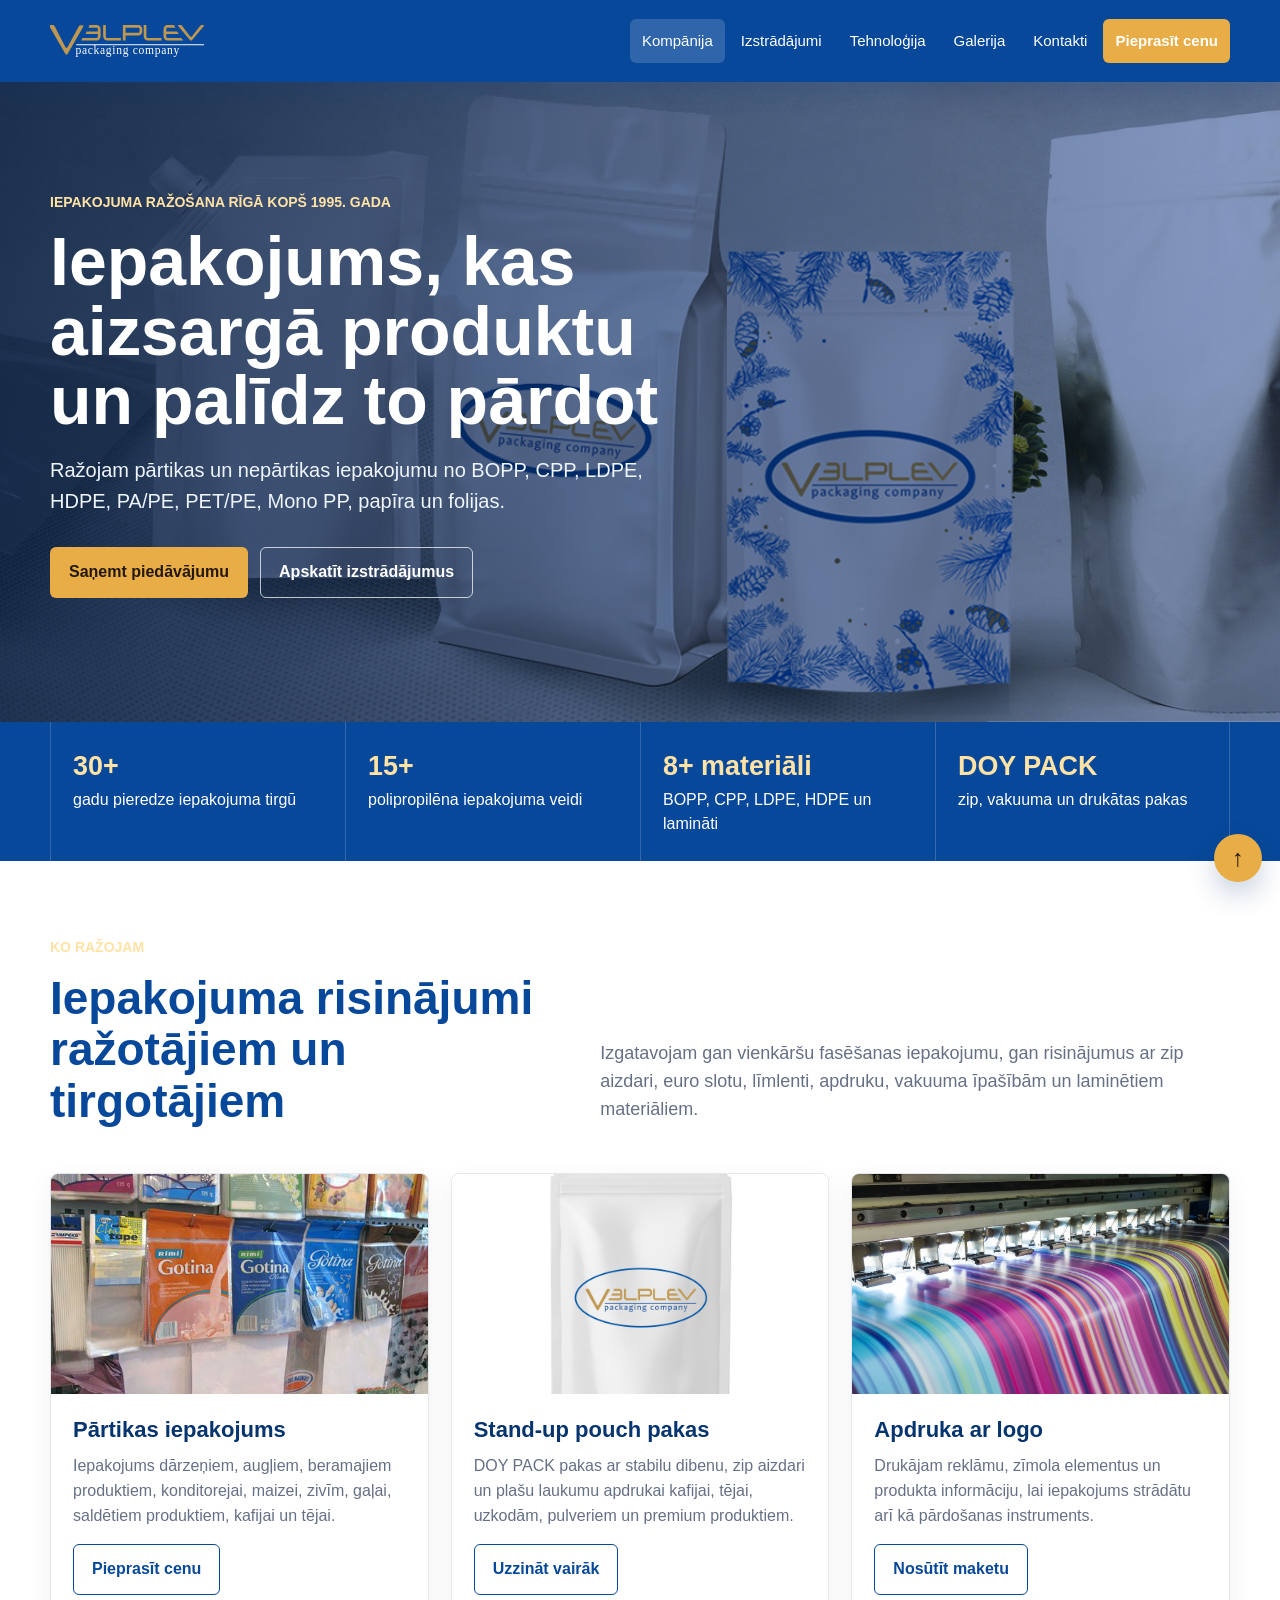
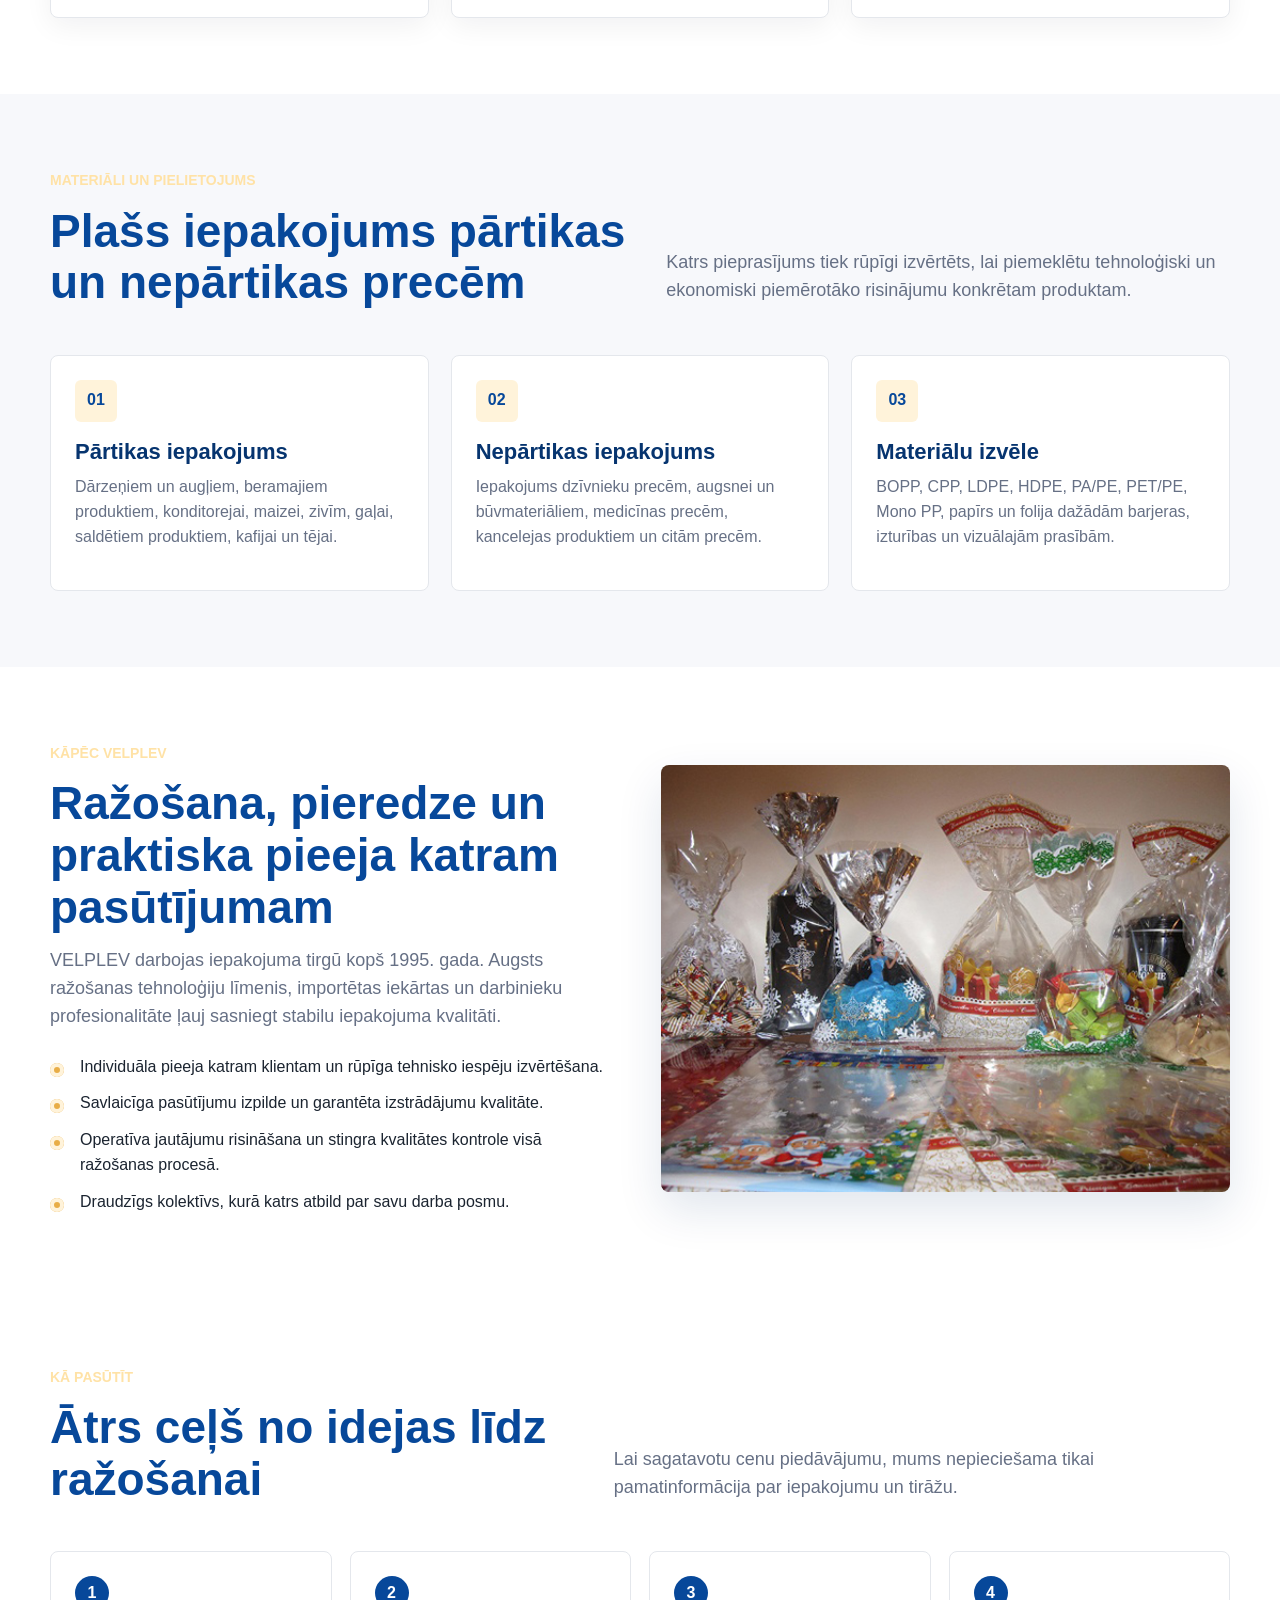
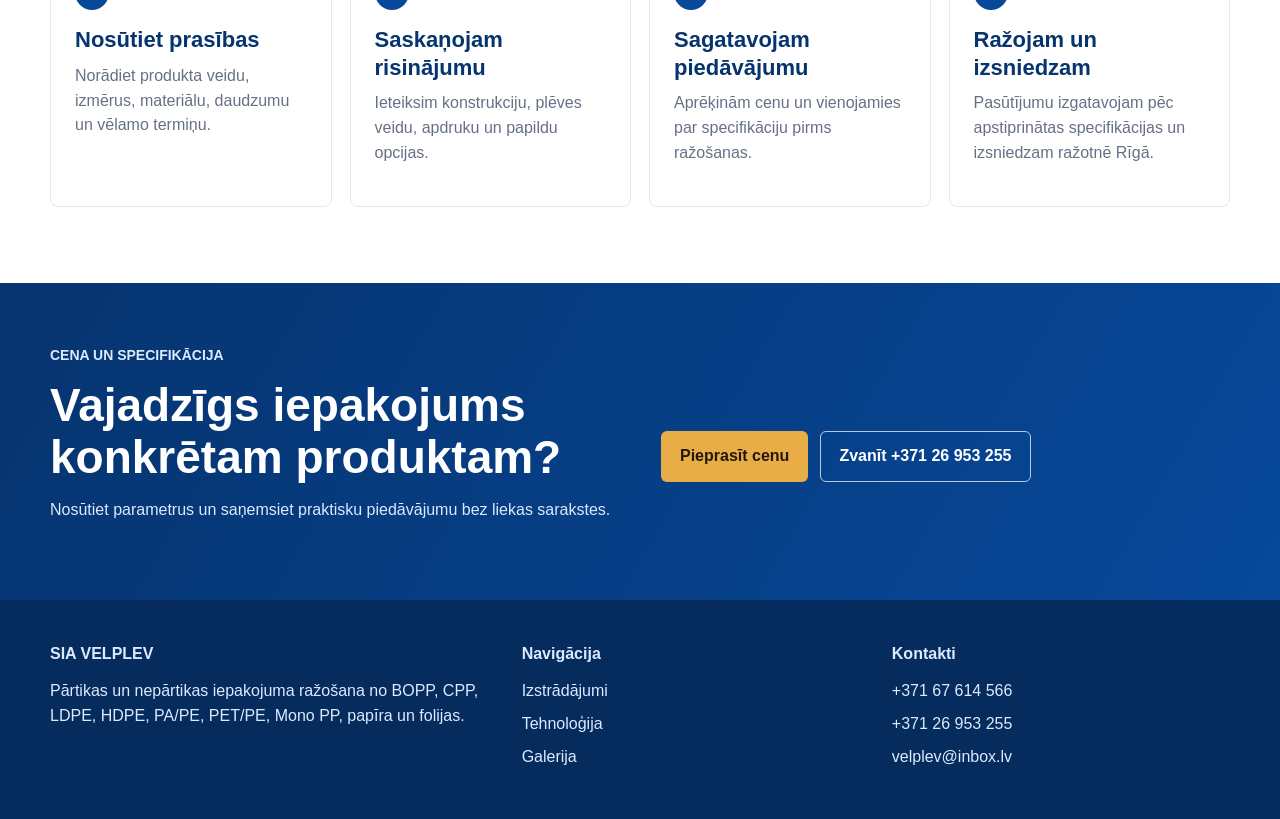
<file: index.html>
<!DOCTYPE html>
<html lang="lv">
<head>
  <meta charset="UTF-8">
  <meta name="viewport" content="width=device-width, initial-scale=1">
  <title>Iepakojuma ražošana Rīgā | BOPP, CPP, LDPE, DOY PACK | VELPLEV</title>
  <meta name="description" content="VELPLEV ražo pārtikas un nepārtikas iepakojumu no BOPP, CPP, LDPE, HDPE, PA/PE, PET/PE, Mono PP, papīra un folijas. DOY PACK, zip, vakuuma pakas, apdruka.">
  <meta name="robots" content="index, follow">
  <meta name="author" content="SIA VELPLEV">
  <meta name="keywords" content="iepakojuma ražošana Rīgā, BOPP iepakojums, CPP iepakojums, LDPE maisiņi, HDPE maisiņi, PA PE, PET PE, Mono PP, DOY PACK, doypack iepakojums, vakuuma pakas, zip maisiņi, pārtikas iepakojums, nepārtikas iepakojums, drukāts iepakojums ar logo">
  <link rel="canonical" href="https://velplev.vercel.app/">
  <meta property="og:type" content="website">
  <meta property="og:locale" content="lv_LV">
  <meta property="og:site_name" content="VELPLEV">
  <meta property="og:title" content="Iepakojuma ražošana Rīgā | VELPLEV">
  <meta property="og:description" content="Pārtikas un nepārtikas iepakojuma ražošana no BOPP, CPP, LDPE, HDPE, PA/PE, PET/PE, Mono PP, papīra un folijas.">
  <meta property="og:url" content="https://velplev.vercel.app/">
  <meta property="og:image" content="https://velplev.vercel.app/og-image-hero-lv.png">
  <meta property="og:image:secure_url" content="https://velplev.vercel.app/og-image-hero-lv.png">
  <meta property="og:image:type" content="image/png">
  <meta property="og:image:width" content="1200">
  <meta property="og:image:height" content="630">
  <meta name="twitter:card" content="summary_large_image">
  <meta name="twitter:title" content="Iepakojuma ražošana Rīgā | VELPLEV">
  <meta name="twitter:description" content="Pārtikas un nepārtikas iepakojums no BOPP, CPP, LDPE, HDPE, PA/PE, PET/PE, Mono PP, papīra un folijas.">
  <meta name="twitter:image" content="https://velplev.vercel.app/og-image-hero-lv.png">
  <link rel="icon" type="image/svg+xml" href="favicon.svg">
  <link rel="shortcut icon" href="favicon.svg">
  <script type="application/ld+json">
  {
    "@context": "https://schema.org",
    "@type": "LocalBusiness",
    "@id": "https://velplev.vercel.app/#organization",
    "name": "SIA VELPLEV",
    "url": "https://velplev.vercel.app/",
    "logo": "https://velplev.vercel.app/image/logo.svg",
    "image": "https://velplev.vercel.app/image/velplev.jpg",
    "description": "Pārtikas un nepārtikas iepakojuma ražošana no BOPP, CPP, LDPE, HDPE, PA/PE, PET/PE, Mono PP, papīra un folijas.",
    "foundingDate": "1995",
    "telephone": ["+37167614566", "+37126953255", "+37129574883"],
    "email": "velplev@inbox.lv",
    "address": {
      "@type": "PostalAddress",
      "streetAddress": "K. Ulmaņa gatve 2",
      "addressLocality": "Rīga",
      "postalCode": "LV-1004",
      "addressCountry": "LV"
    },
    "areaServed": "Latvia",
    "priceRange": "$$",
    "sameAs": []
  }
  </script>
  <link rel="stylesheet" href="styles.css">
</head>
<body id="top">
  <header class="site-header">
    <nav class="nav" aria-label="Galvenā navigācija">
      <a class="brand" href="index.html" aria-label="VELPLEV sākumlapa">
        <img src="image/logo.svg" alt="VELPLEV">
      </a>
      <button class="menu-toggle" type="button" aria-label="Atvērt izvēlni" aria-expanded="false">
        <span></span>
      </button>
      <div class="nav-links">
        <a class="active" href="index.html">Kompānija</a>
        <a href="Izstradajumi.html">Izstrādājumi</a>
        <a href="Tehnologija.html">Tehnoloģija</a>
        <a href="Galerija.html">Galerija</a>
        <a href="Kontakti.html">Kontakti</a>
        <a class="nav-cta" href="Kontakti.html#pieprasijums">Pieprasīt cenu</a>
      </div>
    </nav>
  </header>

  <main>
    <section class="hero">
      <div class="hero-inner">
        <div class="hero-content">
          <p class="eyebrow">Iepakojuma ražošana Rīgā kopš 1995. gada</p>
          <h1>Iepakojums, kas aizsargā produktu un palīdz to pārdot</h1>
          <p class="lead">Ražojam pārtikas un nepārtikas iepakojumu no BOPP, CPP, LDPE, HDPE, PA/PE, PET/PE, Mono PP, papīra un folijas.</p>
          <div class="actions">
            <a class="button button-primary" href="Kontakti.html#pieprasijums">Saņemt piedāvājumu</a>
            <a class="button button-secondary" href="Izstradajumi.html">Apskatīt izstrādājumus</a>
          </div>
        </div>
      </div>
    </section>

    <section class="trust-strip" aria-label="VELPLEV priekšrocības">
      <div class="trust-grid">
        <div class="trust-item">
          <span class="trust-number">30+</span>
          gadu pieredze iepakojuma tirgū
        </div>
        <div class="trust-item">
          <span class="trust-number">15+</span>
          polipropilēna iepakojuma veidi
        </div>
        <div class="trust-item">
          <span class="trust-number">8+ materiāli</span>
          BOPP, CPP, LDPE, HDPE un lamināti
        </div>
        <div class="trust-item">
          <span class="trust-number">DOY PACK</span>
          zip, vakuuma un drukātas pakas
        </div>
      </div>
    </section>

    <section class="section">
      <div class="section-inner">
        <div class="section-head">
          <div>
            <p class="eyebrow">Ko ražojam</p>
            <h2>Iepakojuma risinājumi ražotājiem un tirgotājiem</h2>
          </div>
          <p class="section-lead">Izgatavojam gan vienkāršu fasēšanas iepakojumu, gan risinājumus ar zip aizdari, euro slotu, līmlenti, apdruku, vakuuma īpašībām un laminētiem materiāliem.</p>
        </div>

        <div class="grid-3">
          <article class="card">
            <img src="image/velplev-4eac854c94dde.jpg" alt="Caurspīdīgs pārtikas iepakojums">
            <div class="card-body">
              <h3>Pārtikas iepakojums</h3>
              <p>Iepakojums dārzeņiem, augļiem, beramajiem produktiem, konditorejai, maizei, zivīm, gaļai, saldētiem produktiem, kafijai un tējai.</p>
              <a class="button button-outline" href="Kontakti.html#pieprasijums">Pieprasīt cenu</a>
            </div>
          </article>

          <article class="card">
            <img src="image/stand-up-pouch-white.png" alt="Balts stand-up pouch iepakojums ar VELPLEV logo">
            <div class="card-body">
              <h3>Stand-up pouch pakas</h3>
              <p>DOY PACK pakas ar stabilu dibenu, zip aizdari un plašu laukumu apdrukai kafijai, tējai, uzkodām, pulveriem un premium produktiem.</p>
              <a class="button button-outline" href="Izstradajumi.html">Uzzināt vairāk</a>
            </div>
          </article>

          <article class="card">
            <img src="image/production_print_solutions.jpg" alt="Iepakojuma apdruka">
            <div class="card-body">
              <h3>Apdruka ar logo</h3>
              <p>Drukājam reklāmu, zīmola elementus un produkta informāciju, lai iepakojums strādātu arī kā pārdošanas instruments.</p>
              <a class="button button-outline" href="Kontakti.html#pieprasijums">Nosūtīt maketu</a>
            </div>
          </article>
        </div>
      </div>
    </section>

    <section class="section section-alt">
      <div class="section-inner">
        <div class="section-head">
          <div>
            <p class="eyebrow">Materiāli un pielietojums</p>
            <h2>Plašs iepakojums pārtikas un nepārtikas precēm</h2>
          </div>
          <p class="section-lead">Katrs pieprasījums tiek rūpīgi izvērtēts, lai piemeklētu tehnoloģiski un ekonomiski piemērotāko risinājumu konkrētam produktam.</p>
        </div>

        <div class="grid-3">
          <article class="feature">
            <span class="feature-mark">01</span>
            <h3>Pārtikas iepakojums</h3>
            <p>Dārzeņiem un augļiem, beramajiem produktiem, konditorejai, maizei, zivīm, gaļai, saldētiem produktiem, kafijai un tējai.</p>
          </article>
          <article class="feature">
            <span class="feature-mark">02</span>
            <h3>Nepārtikas iepakojums</h3>
            <p>Iepakojums dzīvnieku precēm, augsnei un būvmateriāliem, medicīnas precēm, kancelejas produktiem un citām precēm.</p>
          </article>
          <article class="feature">
            <span class="feature-mark">03</span>
            <h3>Materiālu izvēle</h3>
            <p>BOPP, CPP, LDPE, HDPE, PA/PE, PET/PE, Mono PP, papīrs un folija dažādām barjeras, izturības un vizuālajām prasībām.</p>
          </article>
        </div>
      </div>
    </section>

    <section class="section">
      <div class="section-inner split">
        <div>
          <p class="eyebrow">Kāpēc VELPLEV</p>
          <h2>Ražošana, pieredze un praktiska pieeja katram pasūtījumam</h2>
          <p class="section-lead">VELPLEV darbojas iepakojuma tirgū kopš 1995. gada. Augsts ražošanas tehnoloģiju līmenis, importētas iekārtas un darbinieku profesionalitāte ļauj sasniegt stabilu iepakojuma kvalitāti.</p>
          <ul class="check-list">
            <li>Individuāla pieeja katram klientam un rūpīga tehnisko iespēju izvērtēšana.</li>
            <li>Savlaicīga pasūtījumu izpilde un garantēta izstrādājumu kvalitāte.</li>
            <li>Operatīva jautājumu risināšana un stingra kvalitātes kontrole visā ražošanas procesā.</li>
            <li>Draudzīgs kolektīvs, kurā katrs atbild par savu darba posmu.</li>
          </ul>
        </div>
        <div class="split-media">
          <img src="image/IMG_1069 - Copy.jpg" alt="VELPLEV iepakojuma paraugi">
        </div>
      </div>
    </section>

    <section class="section">
      <div class="section-inner">
        <div class="section-head">
          <div>
            <p class="eyebrow">Kā pasūtīt</p>
            <h2>Ātrs ceļš no idejas līdz ražošanai</h2>
          </div>
          <p class="section-lead">Lai sagatavotu cenu piedāvājumu, mums nepieciešama tikai pamatinformācija par iepakojumu un tirāžu.</p>
        </div>

        <div class="process">
          <div class="process-step">
            <h3>Nosūtiet prasības</h3>
            <p>Norādiet produkta veidu, izmērus, materiālu, daudzumu un vēlamo termiņu.</p>
          </div>
          <div class="process-step">
            <h3>Saskaņojam risinājumu</h3>
            <p>Ieteiksim konstrukciju, plēves veidu, apdruku un papildu opcijas.</p>
          </div>
          <div class="process-step">
            <h3>Sagatavojam piedāvājumu</h3>
            <p>Aprēķinām cenu un vienojamies par specifikāciju pirms ražošanas.</p>
          </div>
          <div class="process-step">
            <h3>Ražojam un izsniedzam</h3>
            <p>Pasūtījumu izgatavojam pēc apstiprinātas specifikācijas un izsniedzam ražotnē Rīgā.</p>
          </div>
        </div>
      </div>
    </section>

    <section class="cta-band">
      <div class="section-inner split">
        <div>
          <p class="eyebrow">Cena un specifikācija</p>
          <h2>Vajadzīgs iepakojums konkrētam produktam?</h2>
          <p>Nosūtiet parametrus un saņemsiet praktisku piedāvājumu bez liekas sarakstes.</p>
        </div>
        <div class="actions">
          <a class="button button-primary" href="Kontakti.html#pieprasijums">Pieprasīt cenu</a>
          <a class="button button-secondary" href="tel:+37126953255">Zvanīt +371 26 953 255</a>
        </div>
      </div>
    </section>
  </main>

  <footer class="site-footer">
    <div class="footer-grid">
      <div>
        <p class="footer-title">SIA VELPLEV</p>
      <p>Pārtikas un nepārtikas iepakojuma ražošana no BOPP, CPP, LDPE, HDPE, PA/PE, PET/PE, Mono PP, papīra un folijas.</p>
      </div>
      <div>
        <p class="footer-title">Navigācija</p>
        <a href="Izstradajumi.html">Izstrādājumi</a>
        <a href="Tehnologija.html">Tehnoloģija</a>
        <a href="Galerija.html">Galerija</a>
      </div>
      <div>
        <p class="footer-title">Kontakti</p>
        <a href="tel:+37167614566">+371 67 614 566</a>
        <a href="tel:+37126953255">+371 26 953 255</a>
        <a href="mailto:velplev@inbox.lv">velplev@inbox.lv</a>
      </div>
    </div>
  </footer>
  <a class="scroll-top" href="#top" aria-label="Atgriezties lapas sākumā">↑</a>
  <script src="script.js"></script>
</body>
</html>
</file>
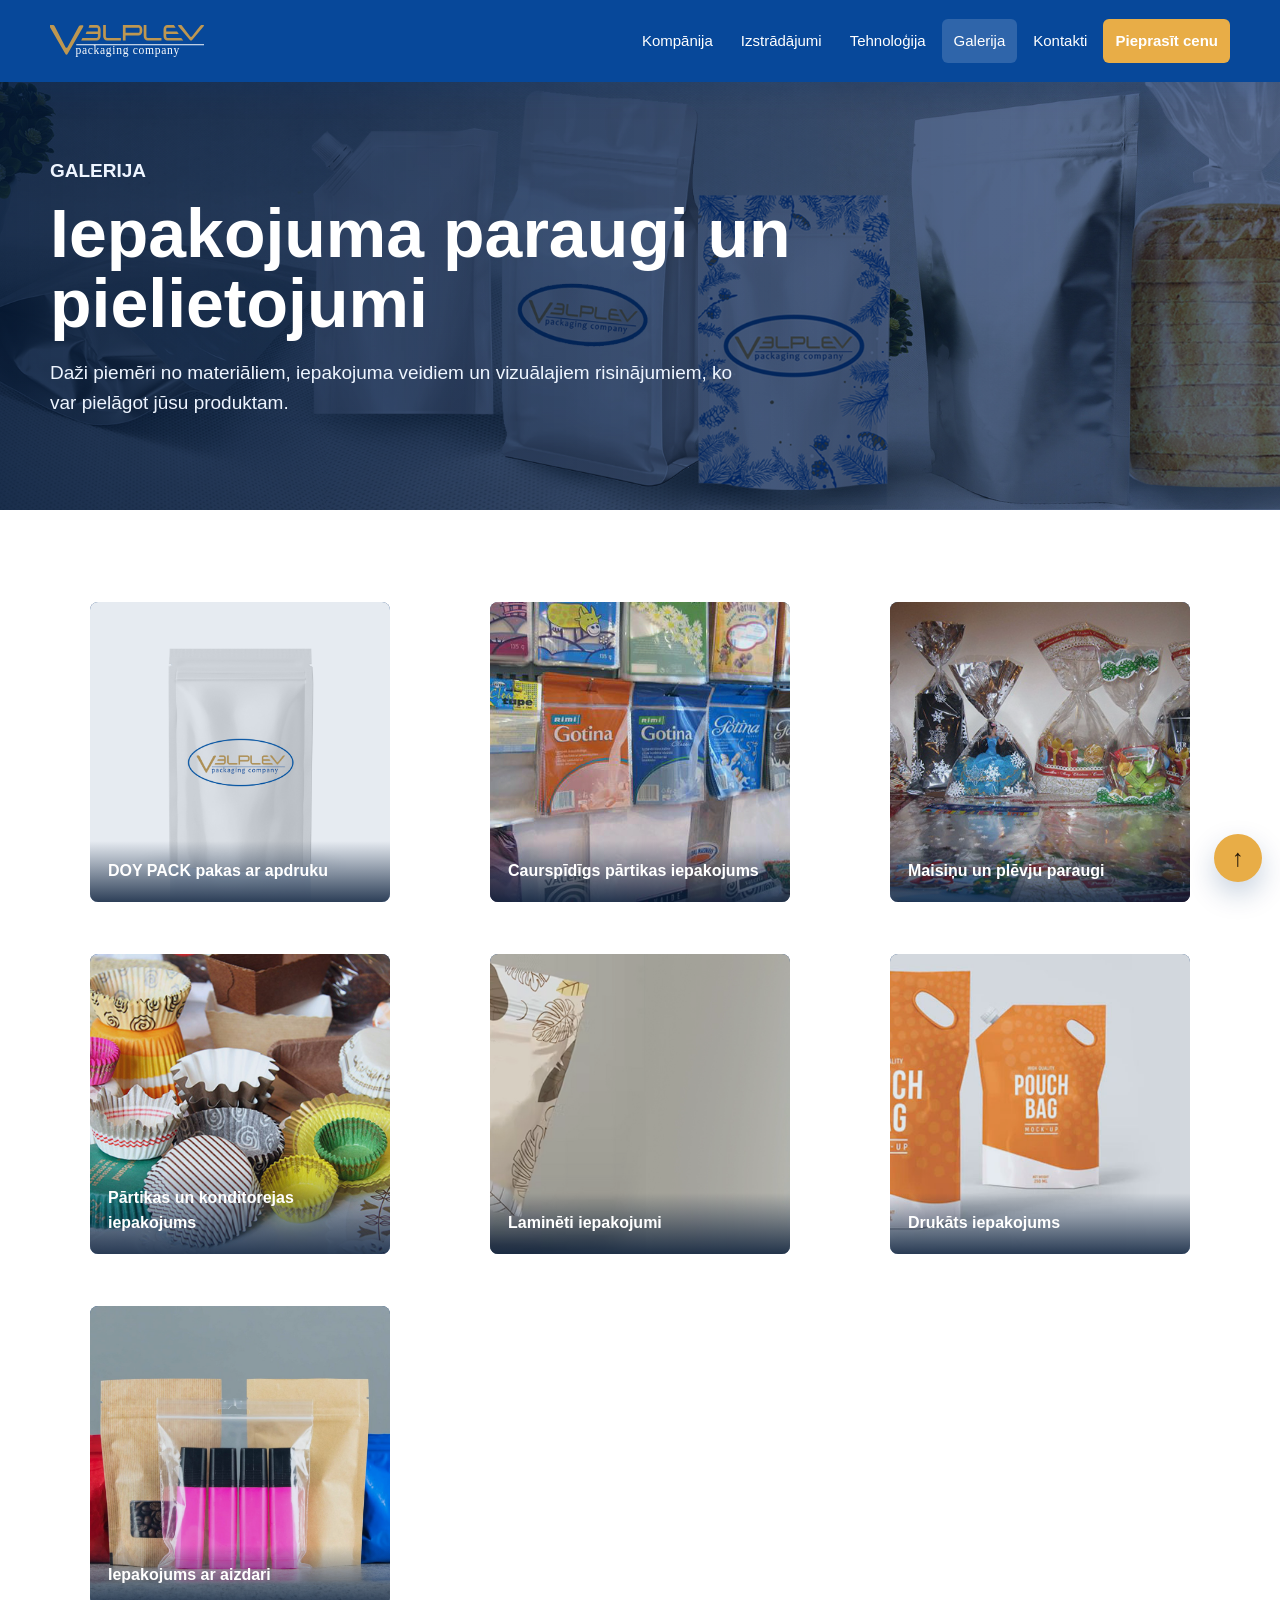
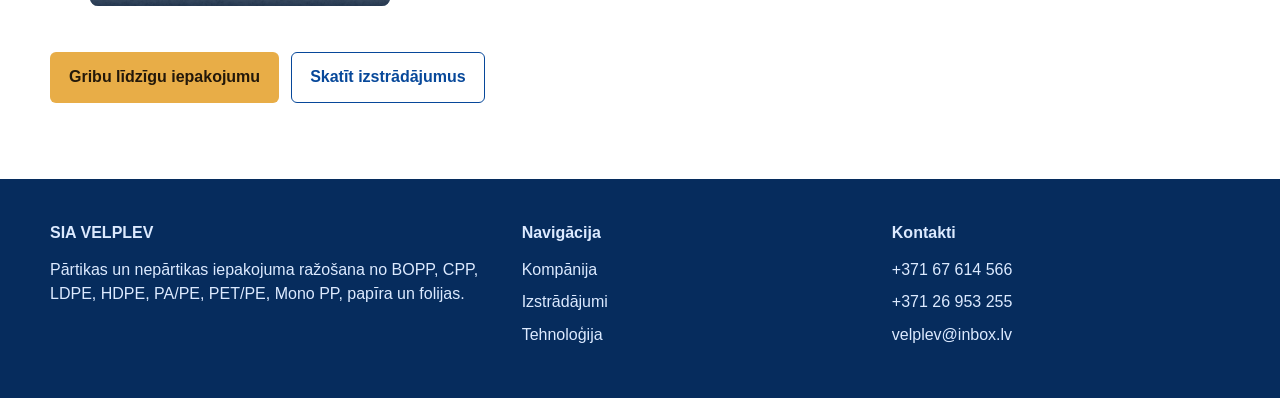
<file: Galerija.html>
<!DOCTYPE html>
<html lang="lv">
<head>
  <meta charset="UTF-8">
  <meta name="viewport" content="width=device-width, initial-scale=1">
  <title>Iepakojuma paraugi un galerija | DOY PACK un drukāts iepakojums | VELPLEV</title>
  <meta name="description" content="Apskatiet VELPLEV iepakojuma paraugus: DOY PACK, pārtikas iepakojums, laminētas plēves, drukāts iepakojums, maisiņi un iepakojumi ar logo.">
  <meta name="robots" content="index, follow">
  <meta name="author" content="SIA VELPLEV">
  <meta name="keywords" content="DOY PACK paraugi, doypack, stand-up pouch paraugi, iepakojuma paraugi, pārtikas iepakojuma galerija, drukāts iepakojums, laminēts iepakojums, maisiņi ar logo">
  <link rel="canonical" href="https://velplev.vercel.app/Galerija.html">
  <meta property="og:type" content="website">
  <meta property="og:locale" content="lv_LV">
  <meta property="og:site_name" content="VELPLEV">
  <meta property="og:title" content="VELPLEV iepakojuma paraugi">
  <meta property="og:description" content="DOY PACK, pārtikas iepakojums, laminētas plēves, drukāts iepakojums un maisiņu paraugi.">
  <meta property="og:url" content="https://velplev.vercel.app/Galerija.html">
  <meta property="og:image" content="https://velplev.vercel.app/og-image-hero-lv.png">
  <meta property="og:image:secure_url" content="https://velplev.vercel.app/og-image-hero-lv.png">
  <meta property="og:image:type" content="image/png">
  <meta property="og:image:width" content="1200">
  <meta property="og:image:height" content="630">
  <meta name="twitter:card" content="summary_large_image">
  <meta name="twitter:title" content="Iepakojuma paraugi | VELPLEV">
  <meta name="twitter:description" content="Galerija ar DOY PACK, pārtikas, laminēta un drukāta iepakojuma paraugiem.">
  <meta name="twitter:image" content="https://velplev.vercel.app/og-image-hero-lv.png">
  <link rel="icon" type="image/svg+xml" href="favicon.svg">
  <link rel="shortcut icon" href="favicon.svg">
  <link rel="stylesheet" href="styles.css">
</head>
<body id="top">
  <header class="site-header">
    <nav class="nav" aria-label="Galvenā navigācija">
      <a class="brand" href="index.html" aria-label="VELPLEV sākumlapa">
        <img src="image/logo.svg" alt="VELPLEV">
      </a>
      <button class="menu-toggle" type="button" aria-label="Atvērt izvēlni" aria-expanded="false">
        <span></span>
      </button>
      <div class="nav-links">
        <a href="index.html">Kompānija</a>
        <a href="Izstradajumi.html">Izstrādājumi</a>
        <a href="Tehnologija.html">Tehnoloģija</a>
        <a class="active" href="Galerija.html">Galerija</a>
        <a href="Kontakti.html">Kontakti</a>
        <a class="nav-cta" href="Kontakti.html#pieprasijums">Pieprasīt cenu</a>
      </div>
    </nav>
  </header>

  <main>
    <section class="page-hero">
      <div class="section-inner">
        <p class="eyebrow">Galerija</p>
        <h1>Iepakojuma paraugi un pielietojumi</h1>
        <p>Daži piemēri no materiāliem, iepakojuma veidiem un vizuālajiem risinājumiem, ko var pielāgot jūsu produktam.</p>
      </div>
    </section>

    <section class="section">
      <div class="section-inner">
        <div class="gallery-grid">
          <figure class="gallery-item">
            <img src="image/stand-up-pouch-white.png" alt="Balta stand-up pouch paka ar VELPLEV logo">
            <figcaption class="gallery-caption">DOY PACK pakas ar apdruku</figcaption>
          </figure>
          <figure class="gallery-item">
            <img src="image/velplev-4eac854c94dde.jpg" alt="Caurspīdīgs pārtikas iepakojums">
            <figcaption class="gallery-caption">Caurspīdīgs pārtikas iepakojums</figcaption>
          </figure>
          <figure class="gallery-item">
            <img src="image/IMG_1069 - Copy.jpg" alt="Polipropilēna maisiņu paraugi">
            <figcaption class="gallery-caption">Maisiņu un plēvju paraugi</figcaption>
          </figure>
          <figure class="gallery-item">
            <img src="image/VELPLEV 439-40.jpg" alt="Krāsaini konditorejas iepakojumi">
            <figcaption class="gallery-caption">Pārtikas un konditorejas iepakojums</figcaption>
          </figure>
          <figure class="gallery-item">
            <img src="image/pouch.jpg" alt="Laminēti iepakojumi ar dizainu">
            <figcaption class="gallery-caption">Laminēti iepakojumi</figcaption>
          </figure>
          <figure class="gallery-item">
            <img src="image/pouch1.jpg" alt="Iepakojuma risinājums ar apdruku">
            <figcaption class="gallery-caption">Drukāts iepakojums</figcaption>
          </figure>
          <figure class="gallery-item">
            <img src="image/grip-seal-bags.jpg" alt="Iepakojums ar aizdari">
            <figcaption class="gallery-caption">Iepakojums ar aizdari</figcaption>
          </figure>
        </div>

        <div class="actions">
          <a class="button button-primary" href="Kontakti.html#pieprasijums">Gribu līdzīgu iepakojumu</a>
          <a class="button button-outline" href="Izstradajumi.html">Skatīt izstrādājumus</a>
        </div>
      </div>
    </section>
  </main>

  <footer class="site-footer">
    <div class="footer-grid">
      <div>
        <p class="footer-title">SIA VELPLEV</p>
        <p>Pārtikas un nepārtikas iepakojuma ražošana no BOPP, CPP, LDPE, HDPE, PA/PE, PET/PE, Mono PP, papīra un folijas.</p>
      </div>
      <div>
        <p class="footer-title">Navigācija</p>
        <a href="index.html">Kompānija</a>
        <a href="Izstradajumi.html">Izstrādājumi</a>
        <a href="Tehnologija.html">Tehnoloģija</a>
      </div>
      <div>
        <p class="footer-title">Kontakti</p>
        <a href="tel:+37167614566">+371 67 614 566</a>
        <a href="tel:+37126953255">+371 26 953 255</a>
        <a href="mailto:velplev@inbox.lv">velplev@inbox.lv</a>
      </div>
    </div>
  </footer>
  <a class="scroll-top" href="#top" aria-label="Atgriezties lapas sākumā">↑</a>
  <script src="script.js"></script>
</body>
</html>
</file>
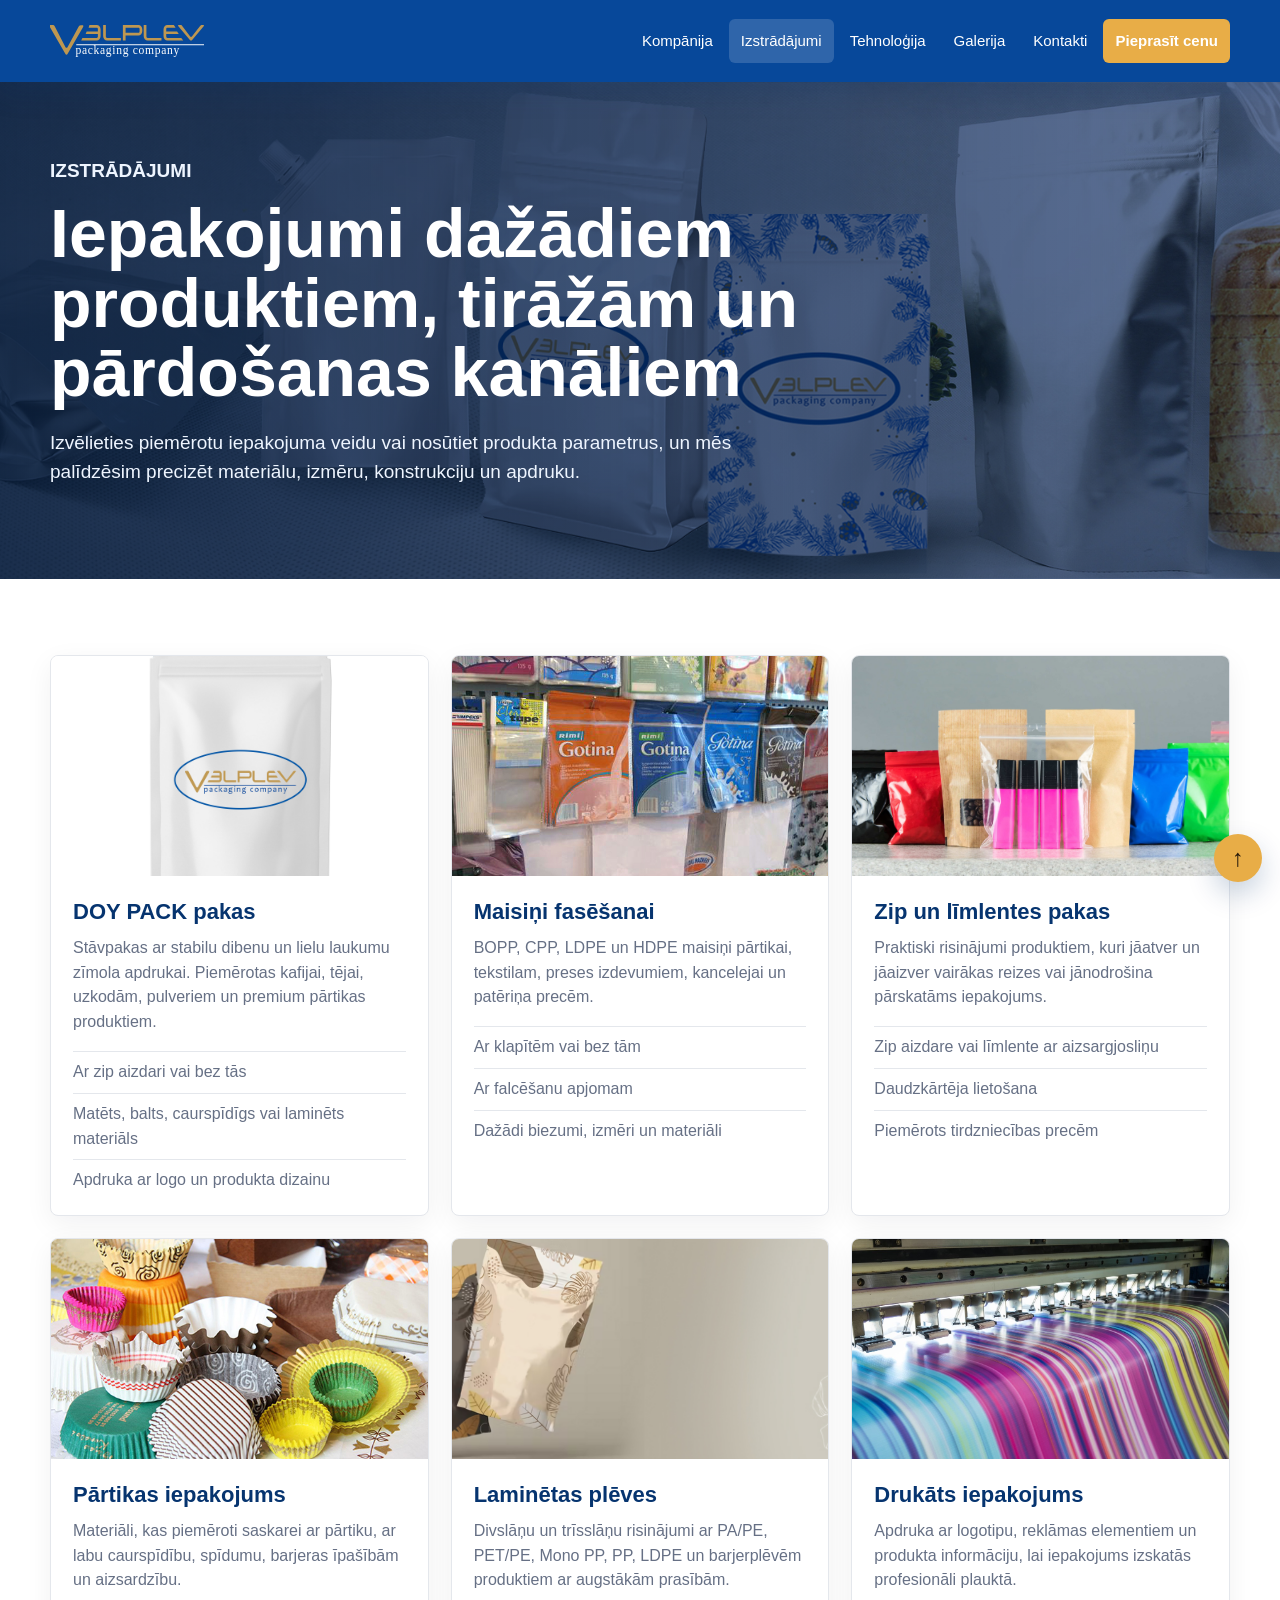
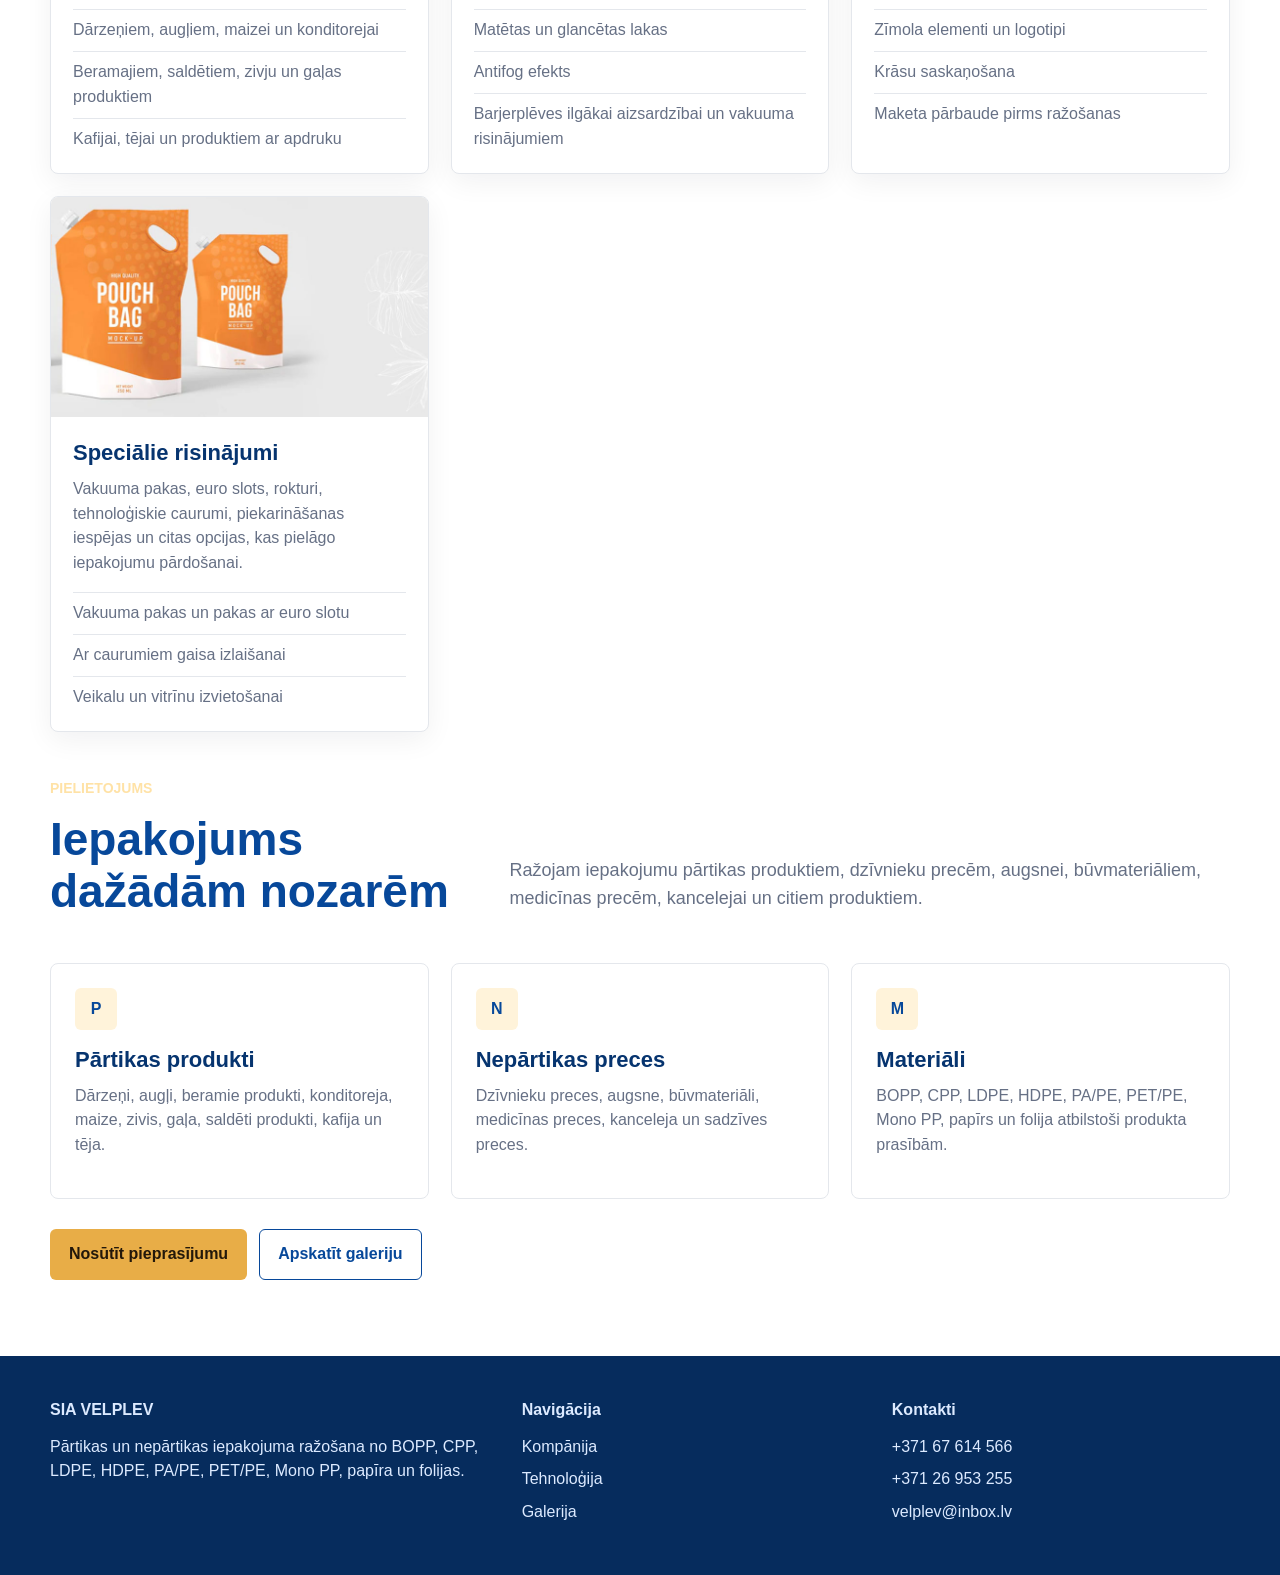
<file: Izstradajumi.html>
<!DOCTYPE html>
<html lang="lv">
<head>
  <meta charset="UTF-8">
  <meta name="viewport" content="width=device-width, initial-scale=1">
  <title>DOY PACK, vakuuma pakas, zip maisiņi un pārtikas iepakojums | VELPLEV</title>
  <meta name="description" content="VELPLEV izgatavo DOY PACK, vakuuma pakas, zip maisiņus, BOPP, CPP, LDPE un HDPE iepakojumu, pārtikas un nepārtikas pakas ar apdruku.">
  <meta name="robots" content="index, follow">
  <meta name="author" content="SIA VELPLEV">
  <meta name="keywords" content="DOY PACK, doypack, stand-up pouch, vakuuma pakas, zip maisiņi, BOPP maisiņi, CPP maisiņi, LDPE maisiņi, HDPE maisiņi, euro slots, iepakojums ar līmlenti, drukāts iepakojums, pārtikas iepakojums">
  <link rel="canonical" href="https://velplev.vercel.app/Izstradajumi.html">
  <meta property="og:type" content="website">
  <meta property="og:locale" content="lv_LV">
  <meta property="og:site_name" content="VELPLEV">
  <meta property="og:title" content="VELPLEV izstrādājumi">
  <meta property="og:description" content="DOY PACK, vakuuma pakas, zip maisiņi, BOPP, CPP, LDPE, HDPE iepakojums, apdruka, līmlente un speciālie risinājumi.">
  <meta property="og:url" content="https://velplev.vercel.app/Izstradajumi.html">
  <meta property="og:image" content="https://velplev.vercel.app/og-image-hero-lv.png">
  <meta property="og:image:secure_url" content="https://velplev.vercel.app/og-image-hero-lv.png">
  <meta property="og:image:type" content="image/png">
  <meta property="og:image:width" content="1200">
  <meta property="og:image:height" content="630">
  <meta name="twitter:card" content="summary_large_image">
  <meta name="twitter:title" content="DOY PACK, vakuuma pakas un iepakojums | VELPLEV">
  <meta name="twitter:description" content="DOY PACK, BOPP, CPP, LDPE, HDPE, vakuuma pakas, zip maisiņi un drukāts iepakojums.">
  <meta name="twitter:image" content="https://velplev.vercel.app/og-image-hero-lv.png">
  <link rel="icon" type="image/svg+xml" href="favicon.svg">
  <link rel="shortcut icon" href="favicon.svg">
  <script type="application/ld+json">
  {
    "@context": "https://schema.org",
    "@type": "CollectionPage",
    "name": "VELPLEV izstrādājumi",
    "url": "https://velplev.vercel.app/Izstradajumi.html",
    "description": "DOY PACK, vakuuma pakas, zip maisiņi, BOPP, CPP, LDPE un HDPE iepakojums pārtikas un nepārtikas precēm.",
    "isPartOf": {
      "@type": "WebSite",
      "name": "VELPLEV",
      "url": "https://velplev.vercel.app/"
    }
  }
  </script>
  <link rel="stylesheet" href="styles.css">
</head>
<body id="top">
  <header class="site-header">
    <nav class="nav" aria-label="Galvenā navigācija">
      <a class="brand" href="index.html" aria-label="VELPLEV sākumlapa">
        <img src="image/logo.svg" alt="VELPLEV">
      </a>
      <button class="menu-toggle" type="button" aria-label="Atvērt izvēlni" aria-expanded="false">
        <span></span>
      </button>
      <div class="nav-links">
        <a href="index.html">Kompānija</a>
        <a class="active" href="Izstradajumi.html">Izstrādājumi</a>
        <a href="Tehnologija.html">Tehnoloģija</a>
        <a href="Galerija.html">Galerija</a>
        <a href="Kontakti.html">Kontakti</a>
        <a class="nav-cta" href="Kontakti.html#pieprasijums">Pieprasīt cenu</a>
      </div>
    </nav>
  </header>

  <main>
    <section class="page-hero">
      <div class="section-inner">
        <p class="eyebrow">Izstrādājumi</p>
        <h1>Iepakojumi dažādiem produktiem, tirāžām un pārdošanas kanāliem</h1>
        <p>Izvēlieties piemērotu iepakojuma veidu vai nosūtiet produkta parametrus, un mēs palīdzēsim precizēt materiālu, izmēru, konstrukciju un apdruku.</p>
      </div>
    </section>

    <section class="section">
      <div class="section-inner">
        <div class="grid-3">
          <article class="card">
            <img src="image/stand-up-pouch-white.png" alt="Balta stand-up pouch paka ar VELPLEV logo">
            <div class="card-body">
              <h3>DOY PACK pakas</h3>
              <p>Stāvpakas ar stabilu dibenu un lielu laukumu zīmola apdrukai. Piemērotas kafijai, tējai, uzkodām, pulveriem un premium pārtikas produktiem.</p>
              <ul class="spec-list">
                <li>Ar zip aizdari vai bez tās</li>
                <li>Matēts, balts, caurspīdīgs vai laminēts materiāls</li>
                <li>Apdruka ar logo un produkta dizainu</li>
              </ul>
            </div>
          </article>

          <article class="card">
            <img src="image/velplev-4eac854c94dde.jpg" alt="Caurspīdīgi maisiņi fasēšanai">
            <div class="card-body">
              <h3>Maisiņi fasēšanai</h3>
              <p>BOPP, CPP, LDPE un HDPE maisiņi pārtikai, tekstilam, preses izdevumiem, kancelejai un patēriņa precēm.</p>
              <ul class="spec-list">
                <li>Ar klapītēm vai bez tām</li>
                <li>Ar falcēšanu apjomam</li>
                <li>Dažādi biezumi, izmēri un materiāli</li>
              </ul>
            </div>
          </article>

          <article class="card">
            <img src="image/grip-seal-bags.jpg" alt="Maisiņi ar aizdari">
            <div class="card-body">
              <h3>Zip un līmlentes pakas</h3>
              <p>Praktiski risinājumi produktiem, kuri jāatver un jāaizver vairākas reizes vai jānodrošina pārskatāms iepakojums.</p>
              <ul class="spec-list">
                <li>Zip aizdare vai līmlente ar aizsargjosliņu</li>
                <li>Daudzkārtēja lietošana</li>
                <li>Piemērots tirdzniecības precēm</li>
              </ul>
            </div>
          </article>

          <article class="card">
            <img src="image/VELPLEV 439-40.jpg" alt="Krāsaini papīra un pārtikas iepakojuma paraugi">
            <div class="card-body">
              <h3>Pārtikas iepakojums</h3>
              <p>Materiāli, kas piemēroti saskarei ar pārtiku, ar labu caurspīdību, spīdumu, barjeras īpašībām un aizsardzību.</p>
              <ul class="spec-list">
                <li>Dārzeņiem, augļiem, maizei un konditorejai</li>
                <li>Beramajiem, saldētiem, zivju un gaļas produktiem</li>
                <li>Kafijai, tējai un produktiem ar apdruku</li>
              </ul>
            </div>
          </article>

          <article class="card">
            <img src="image/pouch.jpg" alt="Laminēti iepakojumi">
            <div class="card-body">
              <h3>Laminētas plēves</h3>
              <p>Divslāņu un trīsslāņu risinājumi ar PA/PE, PET/PE, Mono PP, PP, LDPE un barjerplēvēm produktiem ar augstākām prasībām.</p>
              <ul class="spec-list">
                <li>Matētas un glancētas lakas</li>
                <li>Antifog efekts</li>
                <li>Barjerplēves ilgākai aizsardzībai un vakuuma risinājumiem</li>
              </ul>
            </div>
          </article>

          <article class="card">
            <img src="image/production_print_solutions.jpg" alt="Drukāts iepakojums ar zīmolu">
            <div class="card-body">
              <h3>Drukāts iepakojums</h3>
              <p>Apdruka ar logotipu, reklāmas elementiem un produkta informāciju, lai iepakojums izskatās profesionāli plauktā.</p>
              <ul class="spec-list">
                <li>Zīmola elementi un logotipi</li>
                <li>Krāsu saskaņošana</li>
                <li>Maketa pārbaude pirms ražošanas</li>
              </ul>
            </div>
          </article>

          <article class="card">
            <img src="image/pouch1.jpg" alt="Iepakojums ar rokturiem un tehnoloģiskām opcijām">
            <div class="card-body">
              <h3>Speciālie risinājumi</h3>
              <p>Vakuuma pakas, euro slots, rokturi, tehnoloģiskie caurumi, piekarināšanas iespējas un citas opcijas, kas pielāgo iepakojumu pārdošanai.</p>
              <ul class="spec-list">
                <li>Vakuuma pakas un pakas ar euro slotu</li>
                <li>Ar caurumiem gaisa izlaišanai</li>
                <li>Veikalu un vitrīnu izvietošanai</li>
              </ul>
            </div>
          </article>
        </div>

        <section class="section-head section-subhead">
          <div>
            <p class="eyebrow">Pielietojums</p>
            <h2>Iepakojums dažādām nozarēm</h2>
          </div>
          <p class="section-lead">Ražojam iepakojumu pārtikas produktiem, dzīvnieku precēm, augsnei, būvmateriāliem, medicīnas precēm, kancelejai un citiem produktiem.</p>
        </section>

        <div class="grid-3">
          <article class="feature">
            <span class="feature-mark">P</span>
            <h3>Pārtikas produkti</h3>
            <p>Dārzeņi, augļi, beramie produkti, konditoreja, maize, zivis, gaļa, saldēti produkti, kafija un tēja.</p>
          </article>
          <article class="feature">
            <span class="feature-mark">N</span>
            <h3>Nepārtikas preces</h3>
            <p>Dzīvnieku preces, augsne, būvmateriāli, medicīnas preces, kanceleja un sadzīves preces.</p>
          </article>
          <article class="feature">
            <span class="feature-mark">M</span>
            <h3>Materiāli</h3>
            <p>BOPP, CPP, LDPE, HDPE, PA/PE, PET/PE, Mono PP, papīrs un folija atbilstoši produkta prasībām.</p>
          </article>
        </div>

        <div class="actions">
          <a class="button button-primary" href="Kontakti.html#pieprasijums">Nosūtīt pieprasījumu</a>
          <a class="button button-outline" href="Galerija.html">Apskatīt galeriju</a>
        </div>
      </div>
    </section>
  </main>

  <footer class="site-footer">
    <div class="footer-grid">
      <div>
        <p class="footer-title">SIA VELPLEV</p>
        <p>Pārtikas un nepārtikas iepakojuma ražošana no BOPP, CPP, LDPE, HDPE, PA/PE, PET/PE, Mono PP, papīra un folijas.</p>
      </div>
      <div>
        <p class="footer-title">Navigācija</p>
        <a href="index.html">Kompānija</a>
        <a href="Tehnologija.html">Tehnoloģija</a>
        <a href="Galerija.html">Galerija</a>
      </div>
      <div>
        <p class="footer-title">Kontakti</p>
        <a href="tel:+37167614566">+371 67 614 566</a>
        <a href="tel:+37126953255">+371 26 953 255</a>
        <a href="mailto:velplev@inbox.lv">velplev@inbox.lv</a>
      </div>
    </div>
  </footer>
  <a class="scroll-top" href="#top" aria-label="Atgriezties lapas sākumā">↑</a>
  <script src="script.js"></script>
</body>
</html>
</file>
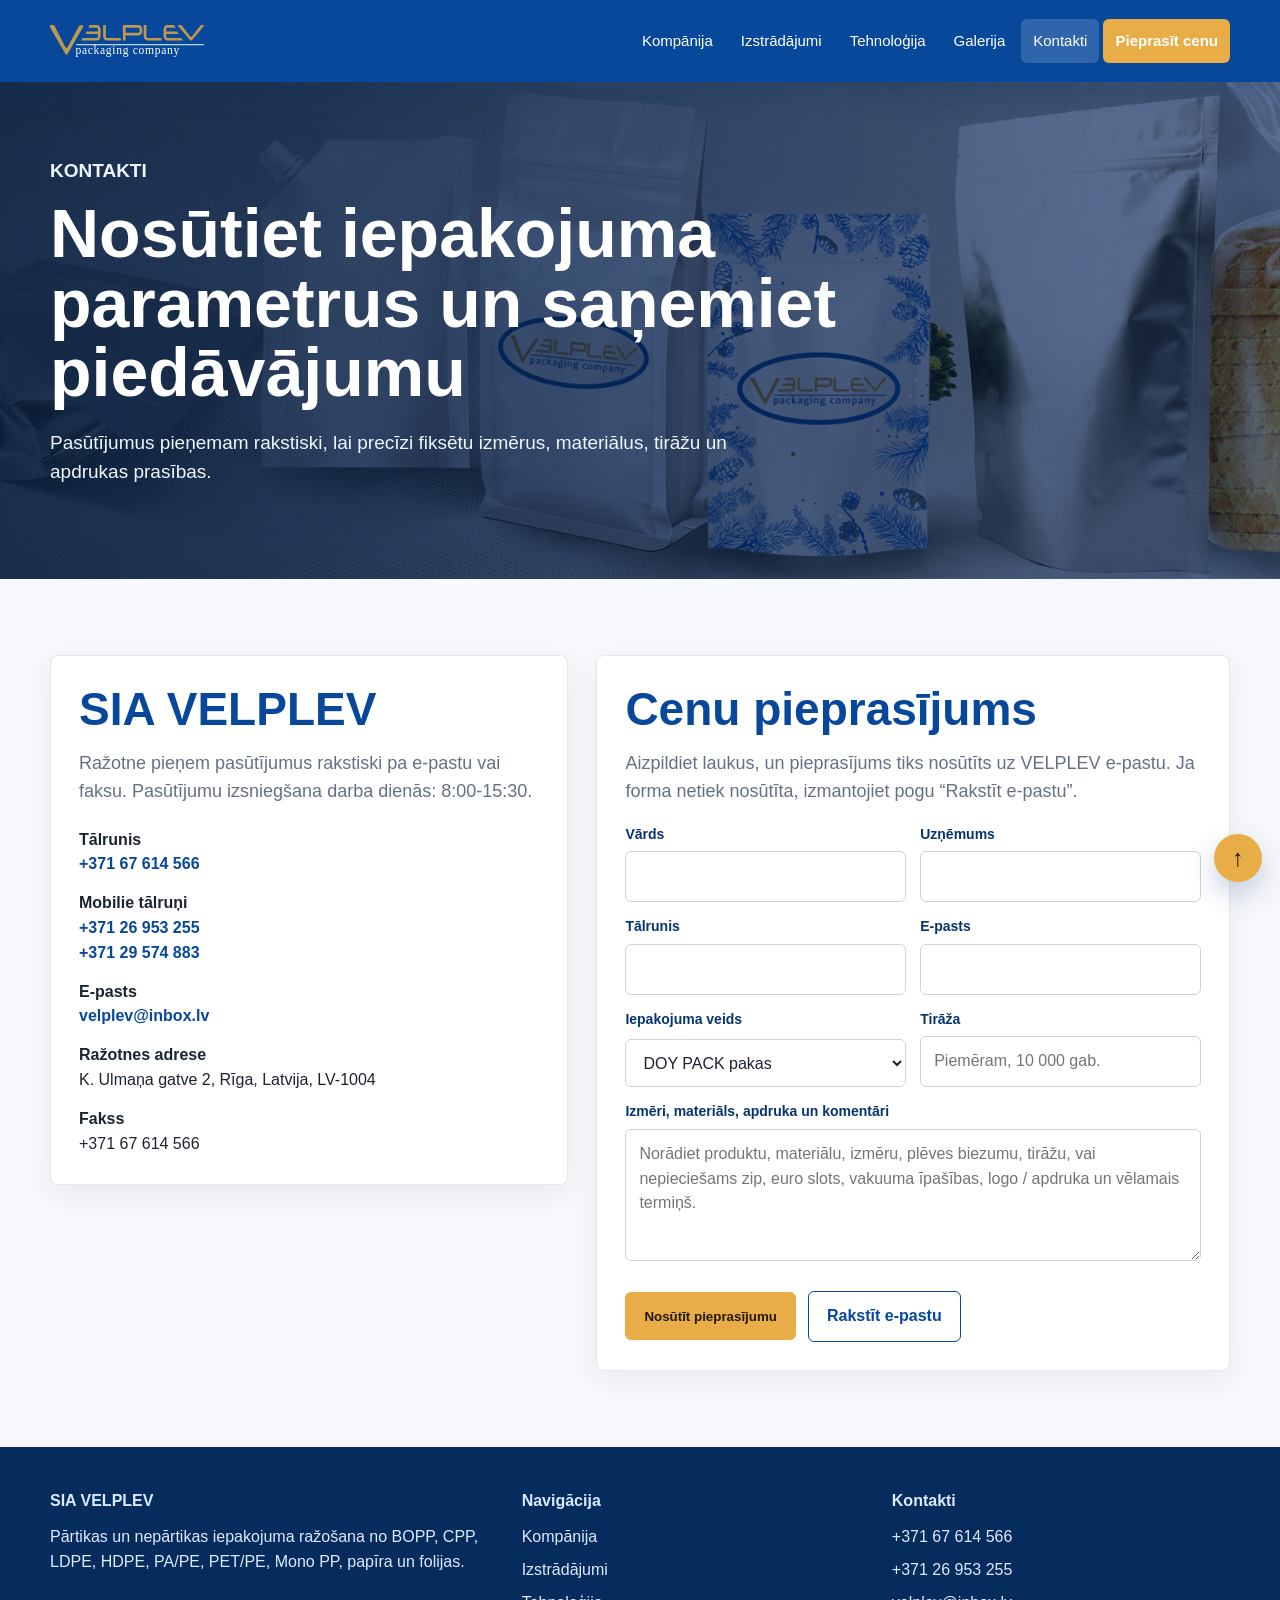
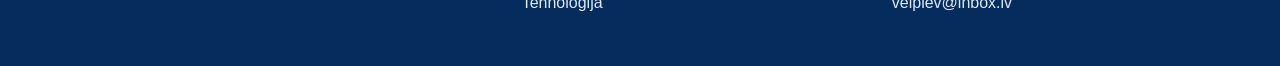
<file: Kontakti.html>
<!DOCTYPE html>
<html lang="lv">
<head>
  <meta charset="UTF-8">
  <meta name="viewport" content="width=device-width, initial-scale=1">
  <title>Kontakti un cenu pieprasījums iepakojuma ražošanai Rīgā | VELPLEV</title>
  <meta name="description" content="Sazinieties ar SIA VELPLEV Rīgā, lai pieprasītu cenu BOPP, CPP, LDPE, HDPE, PA/PE, PET/PE, Mono PP, DOY PACK, vakuuma vai drukātam iepakojumam.">
  <meta name="robots" content="index, follow">
  <meta name="author" content="SIA VELPLEV">
  <meta name="keywords" content="VELPLEV kontakti, iepakojuma ražošana Rīgā cena, pasūtīt iepakojumu, DOY PACK cena, vakuuma pakas cena, BOPP maisiņi cena, LDPE maisiņi cena">
  <link rel="canonical" href="https://velplev.vercel.app/Kontakti.html">
  <meta property="og:type" content="website">
  <meta property="og:locale" content="lv_LV">
  <meta property="og:site_name" content="VELPLEV">
  <meta property="og:title" content="Kontakti un cenu pieprasījums | VELPLEV">
  <meta property="og:description" content="Nosūtiet iepakojuma parametrus un saņemiet piedāvājumu ražošanai Rīgā.">
  <meta property="og:url" content="https://velplev.vercel.app/Kontakti.html">
  <meta property="og:image" content="https://velplev.vercel.app/og-image-hero-lv.png">
  <meta property="og:image:secure_url" content="https://velplev.vercel.app/og-image-hero-lv.png">
  <meta property="og:image:type" content="image/png">
  <meta property="og:image:width" content="1200">
  <meta property="og:image:height" content="630">
  <meta name="twitter:card" content="summary_large_image">
  <meta name="twitter:title" content="Kontakti un cenu pieprasījums | VELPLEV">
  <meta name="twitter:description" content="Pieprasiet cenu DOY PACK, vakuuma, zip, BOPP, CPP, LDPE, HDPE vai drukātam iepakojumam.">
  <meta name="twitter:image" content="https://velplev.vercel.app/og-image-hero-lv.png">
  <link rel="icon" type="image/svg+xml" href="favicon.svg">
  <link rel="shortcut icon" href="favicon.svg">
  <script type="application/ld+json">
  {
    "@context": "https://schema.org",
    "@type": "ContactPage",
    "name": "VELPLEV kontakti",
    "url": "https://velplev.vercel.app/Kontakti.html",
    "mainEntity": {
      "@id": "https://velplev.vercel.app/#organization"
    }
  }
  </script>
  <link rel="stylesheet" href="styles.css">
</head>
<body id="top">
  <header class="site-header">
    <nav class="nav" aria-label="Galvenā navigācija">
      <a class="brand" href="index.html" aria-label="VELPLEV sākumlapa">
        <img src="image/logo.svg" alt="VELPLEV">
      </a>
      <button class="menu-toggle" type="button" aria-label="Atvērt izvēlni" aria-expanded="false">
        <span></span>
      </button>
      <div class="nav-links">
        <a href="index.html">Kompānija</a>
        <a href="Izstradajumi.html">Izstrādājumi</a>
        <a href="Tehnologija.html">Tehnoloģija</a>
        <a href="Galerija.html">Galerija</a>
        <a class="active" href="Kontakti.html">Kontakti</a>
        <a class="nav-cta" href="#pieprasijums">Pieprasīt cenu</a>
      </div>
    </nav>
  </header>

  <main>
    <section class="page-hero">
      <div class="section-inner">
        <p class="eyebrow">Kontakti</p>
        <h1>Nosūtiet iepakojuma parametrus un saņemiet piedāvājumu</h1>
        <p>Pasūtījumus pieņemam rakstiski, lai precīzi fiksētu izmērus, materiālus, tirāžu un apdrukas prasības.</p>
      </div>
    </section>

    <section class="section section-alt" id="pieprasijums">
      <div class="section-inner contact-grid">
        <aside class="contact-panel">
          <h2>SIA VELPLEV</h2>
          <p class="section-lead">Ražotne pieņem pasūtījumus rakstiski pa e-pastu vai faksu. Pasūtījumu izsniegšana darba dienās: 8:00-15:30.</p>
          <div class="contact-lines">
            <div>
              <strong>Tālrunis</strong><br>
              <a href="tel:+37167614566">+371 67 614 566</a>
            </div>
            <div>
              <strong>Mobilie tālruņi</strong><br>
              <a href="tel:+37126953255">+371 26 953 255</a><br>
              <a href="tel:+37129574883">+371 29 574 883</a>
            </div>
            <div>
              <strong>E-pasts</strong><br>
              <a href="mailto:velplev@inbox.lv">velplev@inbox.lv</a>
            </div>
            <div>
              <strong>Ražotnes adrese</strong><br>
              K. Ulmaņa gatve 2, Rīga, Latvija, LV-1004
            </div>
            <div>
              <strong>Fakss</strong><br>
              +371 67 614 566
            </div>
          </div>
        </aside>

        <section class="form-panel" aria-label="Cenu pieprasījuma forma">
          <h2>Cenu pieprasījums</h2>
          <p class="section-lead">Aizpildiet laukus, un pieprasījums tiks nosūtīts uz VELPLEV e-pastu. Ja forma netiek nosūtīta, izmantojiet pogu “Rakstīt e-pastu”.</p>
          <div class="form-notice" id="form-success">Paldies! Pieprasījums ir nosūtīts.</div>
          <form action="https://formsubmit.co/velplev@inbox.lv" method="POST">
            <input type="hidden" name="_subject" value="Cenu pieprasījums no velplev.vercel.app">
            <input type="hidden" name="_template" value="table">
            <input type="hidden" name="_captcha" value="false">
            <input type="hidden" name="_next" value="https://velplev.vercel.app/Kontakti.html?sent=1#pieprasijums">
            <div class="hidden-field" aria-hidden="true">
              <label for="website">Website</label>
              <input id="website" name="_honey" tabindex="-1" autocomplete="off">
            </div>
            <div class="form-grid">
              <div class="field">
                <label for="name">Vārds</label>
                <input id="name" name="Vards" autocomplete="name" required>
              </div>
              <div class="field">
                <label for="company">Uzņēmums</label>
                <input id="company" name="Uznemums" autocomplete="organization">
              </div>
              <div class="field">
                <label for="phone">Tālrunis</label>
                <input id="phone" name="Talrunis" autocomplete="tel">
              </div>
              <div class="field">
                <label for="email">E-pasts</label>
                <input id="email" type="email" name="E-pasts" autocomplete="email" required>
              </div>
              <div class="field">
                <label for="product">Iepakojuma veids</label>
                <select id="product" name="Iepakojuma veids">
                  <option>DOY PACK pakas</option>
                  <option>BOPP / CPP maisiņi</option>
                  <option>LDPE / HDPE maisiņi</option>
                  <option>Vakuuma pakas</option>
                  <option>Zip pakas</option>
                  <option>Pakas ar euro slotu</option>
                  <option>Iepakojums ar līmlenti</option>
                  <option>Pārtikas iepakojums</option>
                  <option>Nepārtikas iepakojums</option>
                  <option>Laminēta plēve</option>
                  <option>Drukāts iepakojums</option>
                  <option>Cits risinājums</option>
                </select>
              </div>
              <div class="field">
                <label for="quantity">Tirāža</label>
                <input id="quantity" name="Tiraza" placeholder="Piemēram, 10 000 gab.">
              </div>
              <div class="field field-full">
                <label for="details">Izmēri, materiāls, apdruka un komentāri</label>
                <textarea id="details" name="Komentari" placeholder="Norādiet produktu, materiālu, izmēru, plēves biezumu, tirāžu, vai nepieciešams zip, euro slots, vakuuma īpašības, logo / apdruka un vēlamais termiņš."></textarea>
              </div>
            </div>
            <div class="actions">
              <button class="button button-primary" type="submit">Nosūtīt pieprasījumu</button>
              <a class="button button-outline" href="mailto:velplev@inbox.lv?subject=Cenu%20pieprasijums%20iepakojumam">Rakstīt e-pastu</a>
            </div>
          </form>
        </section>
      </div>
    </section>
  </main>

  <footer class="site-footer">
    <div class="footer-grid">
      <div>
        <p class="footer-title">SIA VELPLEV</p>
        <p>Pārtikas un nepārtikas iepakojuma ražošana no BOPP, CPP, LDPE, HDPE, PA/PE, PET/PE, Mono PP, papīra un folijas.</p>
      </div>
      <div>
        <p class="footer-title">Navigācija</p>
        <a href="index.html">Kompānija</a>
        <a href="Izstradajumi.html">Izstrādājumi</a>
        <a href="Tehnologija.html">Tehnoloģija</a>
      </div>
      <div>
        <p class="footer-title">Kontakti</p>
        <a href="tel:+37167614566">+371 67 614 566</a>
        <a href="tel:+37126953255">+371 26 953 255</a>
        <a href="mailto:velplev@inbox.lv">velplev@inbox.lv</a>
      </div>
    </div>
  </footer>
  <a class="scroll-top" href="#top" aria-label="Atgriezties lapas sākumā">↑</a>
  <script src="script.js"></script>
</body>
</html>
</file>
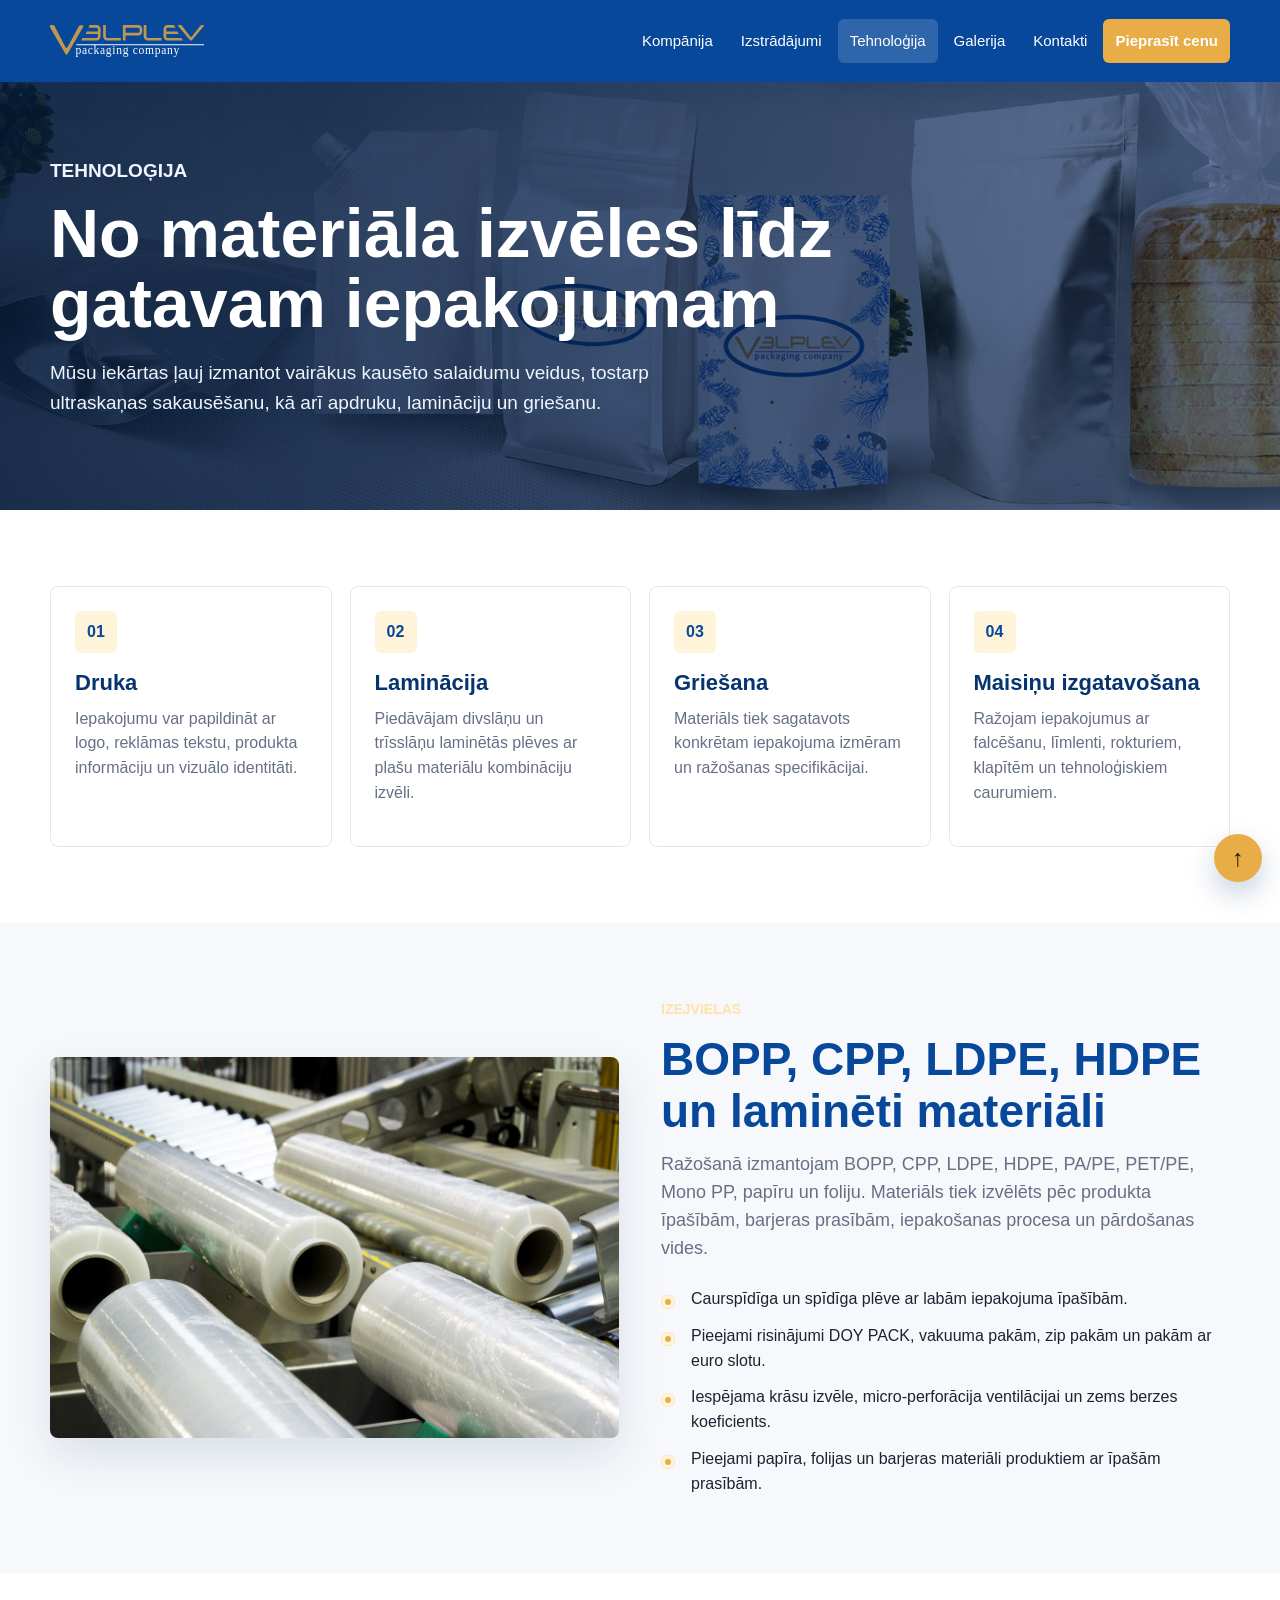
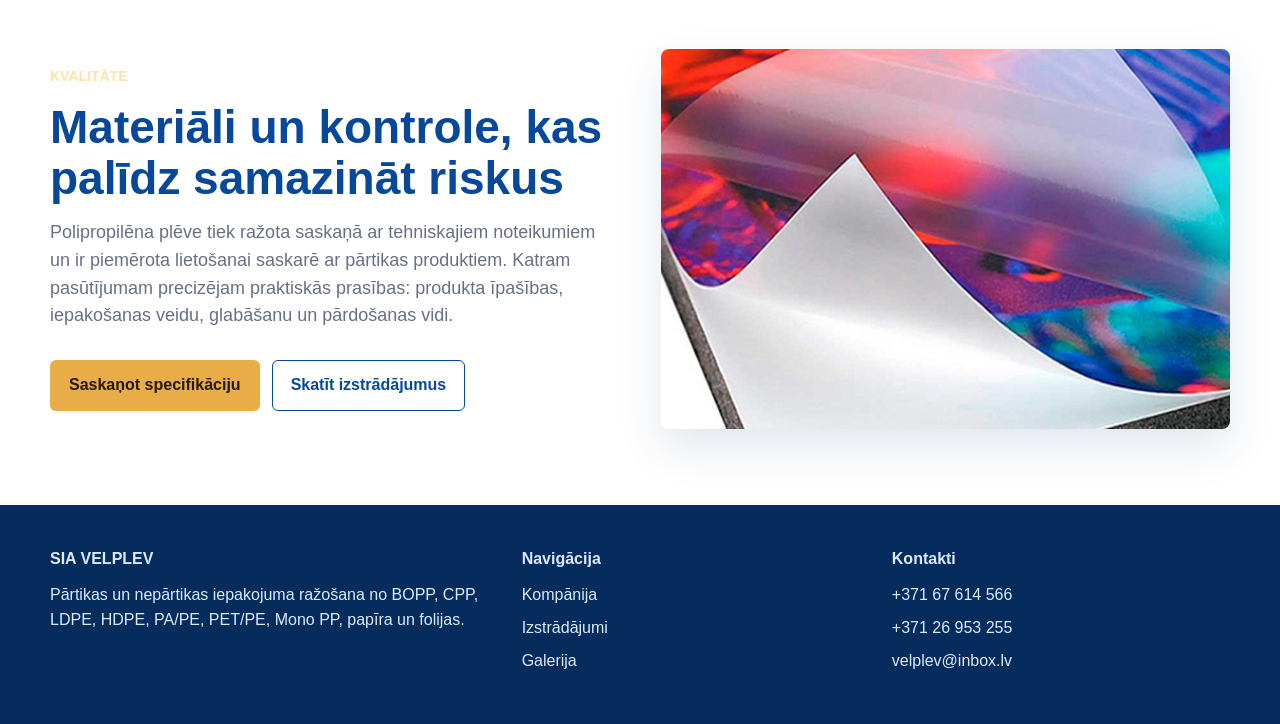
<file: Tehnologija.html>
<!DOCTYPE html>
<html lang="lv">
<head>
  <meta charset="UTF-8">
  <meta name="viewport" content="width=device-width, initial-scale=1">
  <title>Iepakojuma ražošanas tehnoloģija | BOPP, CPP, LDPE, PA/PE | VELPLEV</title>
  <meta name="description" content="VELPLEV tehnoloģijas: DOY PACK, iepakojuma druka, laminācija, griešana, maisiņu izgatavošana, BOPP, CPP, LDPE, HDPE, PA/PE, PET/PE un Mono PP materiāli.">
  <meta name="robots" content="index, follow">
  <meta name="author" content="SIA VELPLEV">
  <meta name="keywords" content="DOY PACK ražošana, iepakojuma druka, laminācija, BOPP plēve, CPP plēve, LDPE plēve, HDPE plēve, PA PE, PET PE, Mono PP, maisiņu izgatavošana, pārtikas iepakojuma materiāli">
  <link rel="canonical" href="https://velplev.vercel.app/Tehnologija.html">
  <meta property="og:type" content="website">
  <meta property="og:locale" content="lv_LV">
  <meta property="og:site_name" content="VELPLEV">
  <meta property="og:title" content="Iepakojuma ražošanas tehnoloģija | VELPLEV">
  <meta property="og:description" content="Druka, laminācija, griešana, maisiņu izgatavošana un BOPP, CPP, LDPE, HDPE, PA/PE, PET/PE, Mono PP materiālu izvēle.">
  <meta property="og:url" content="https://velplev.vercel.app/Tehnologija.html">
  <meta property="og:image" content="https://velplev.vercel.app/og-image-hero-lv.png">
  <meta property="og:image:secure_url" content="https://velplev.vercel.app/og-image-hero-lv.png">
  <meta property="og:image:type" content="image/png">
  <meta property="og:image:width" content="1200">
  <meta property="og:image:height" content="630">
  <meta name="twitter:card" content="summary_large_image">
  <meta name="twitter:title" content="Iepakojuma tehnoloģija | VELPLEV">
  <meta name="twitter:description" content="Druka, laminācija, griešana un maisiņu izgatavošana Rīgā.">
  <meta name="twitter:image" content="https://velplev.vercel.app/og-image-hero-lv.png">
  <link rel="icon" type="image/svg+xml" href="favicon.svg">
  <link rel="shortcut icon" href="favicon.svg">
  <script type="application/ld+json">
  {
    "@context": "https://schema.org",
    "@type": "Service",
    "name": "Iepakojuma ražošana un apstrāde",
    "provider": {
      "@id": "https://velplev.vercel.app/#organization"
    },
    "areaServed": "Latvia",
    "serviceType": ["Iepakojuma druka", "Laminācija", "Griešana", "Maisiņu izgatavošana", "DOY PACK ražošana", "Vakuuma paku ražošana"],
    "url": "https://velplev.vercel.app/Tehnologija.html"
  }
  </script>
  <link rel="stylesheet" href="styles.css">
</head>
<body id="top">
  <header class="site-header">
    <nav class="nav" aria-label="Galvenā navigācija">
      <a class="brand" href="index.html" aria-label="VELPLEV sākumlapa">
        <img src="image/logo.svg" alt="VELPLEV">
      </a>
      <button class="menu-toggle" type="button" aria-label="Atvērt izvēlni" aria-expanded="false">
        <span></span>
      </button>
      <div class="nav-links">
        <a href="index.html">Kompānija</a>
        <a href="Izstradajumi.html">Izstrādājumi</a>
        <a class="active" href="Tehnologija.html">Tehnoloģija</a>
        <a href="Galerija.html">Galerija</a>
        <a href="Kontakti.html">Kontakti</a>
        <a class="nav-cta" href="Kontakti.html#pieprasijums">Pieprasīt cenu</a>
      </div>
    </nav>
  </header>

  <main>
    <section class="page-hero">
      <div class="section-inner">
        <p class="eyebrow">Tehnoloģija</p>
        <h1>No materiāla izvēles līdz gatavam iepakojumam</h1>
        <p>Mūsu iekārtas ļauj izmantot vairākus kausēto salaidumu veidus, tostarp ultraskaņas sakausēšanu, kā arī apdruku, lamināciju un griešanu.</p>
      </div>
    </section>

    <section class="section">
      <div class="section-inner">
        <div class="grid-4">
          <article class="feature">
            <span class="feature-mark">01</span>
            <h3>Druka</h3>
            <p>Iepakojumu var papildināt ar logo, reklāmas tekstu, produkta informāciju un vizuālo identitāti.</p>
          </article>
          <article class="feature">
            <span class="feature-mark">02</span>
            <h3>Laminācija</h3>
            <p>Piedāvājam divslāņu un trīsslāņu laminētās plēves ar plašu materiālu kombināciju izvēli.</p>
          </article>
          <article class="feature">
            <span class="feature-mark">03</span>
            <h3>Griešana</h3>
            <p>Materiāls tiek sagatavots konkrētam iepakojuma izmēram un ražošanas specifikācijai.</p>
          </article>
          <article class="feature">
            <span class="feature-mark">04</span>
            <h3>Maisiņu izgatavošana</h3>
            <p>Ražojam iepakojumus ar falcēšanu, līmlenti, rokturiem, klapītēm un tehnoloģiskiem caurumiem.</p>
          </article>
        </div>
      </div>
    </section>

    <section class="section section-alt">
      <div class="section-inner split">
        <div class="split-media">
          <img src="image/pleve.jpg" alt="Polipropilēna plēve ražošanai">
        </div>
        <div>
          <p class="eyebrow">Izejvielas</p>
          <h2>BOPP, CPP, LDPE, HDPE un laminēti materiāli</h2>
          <p class="section-lead">Ražošanā izmantojam BOPP, CPP, LDPE, HDPE, PA/PE, PET/PE, Mono PP, papīru un foliju. Materiāls tiek izvēlēts pēc produkta īpašībām, barjeras prasībām, iepakošanas procesa un pārdošanas vides.</p>
          <ul class="check-list">
            <li>Caurspīdīga un spīdīga plēve ar labām iepakojuma īpašībām.</li>
            <li>Pieejami risinājumi DOY PACK, vakuuma pakām, zip pakām un pakām ar euro slotu.</li>
            <li>Iespējama krāsu izvēle, micro-perforācija ventilācijai un zems berzes koeficients.</li>
            <li>Pieejami papīra, folijas un barjeras materiāli produktiem ar īpašām prasībām.</li>
          </ul>
        </div>
      </div>
    </section>

    <section class="section">
      <div class="section-inner split">
        <div>
          <p class="eyebrow">Kvalitāte</p>
          <h2>Materiāli un kontrole, kas palīdz samazināt riskus</h2>
          <p class="section-lead">Polipropilēna plēve tiek ražota saskaņā ar tehniskajiem noteikumiem un ir piemērota lietošanai saskarē ar pārtikas produktiem. Katram pasūtījumam precizējam praktiskās prasības: produkta īpašības, iepakošanas veidu, glabāšanu un pārdošanas vidi.</p>
          <div class="actions">
            <a class="button button-primary" href="Kontakti.html#pieprasijums">Saskaņot specifikāciju</a>
            <a class="button button-outline" href="Izstradajumi.html">Skatīt izstrādājumus</a>
          </div>
        </div>
        <div class="split-media">
          <img src="image/laminacija.jpg" alt="Laminācijas tehnoloģija">
        </div>
      </div>
    </section>
  </main>

  <footer class="site-footer">
    <div class="footer-grid">
      <div>
        <p class="footer-title">SIA VELPLEV</p>
        <p>Pārtikas un nepārtikas iepakojuma ražošana no BOPP, CPP, LDPE, HDPE, PA/PE, PET/PE, Mono PP, papīra un folijas.</p>
      </div>
      <div>
        <p class="footer-title">Navigācija</p>
        <a href="index.html">Kompānija</a>
        <a href="Izstradajumi.html">Izstrādājumi</a>
        <a href="Galerija.html">Galerija</a>
      </div>
      <div>
        <p class="footer-title">Kontakti</p>
        <a href="tel:+37167614566">+371 67 614 566</a>
        <a href="tel:+37126953255">+371 26 953 255</a>
        <a href="mailto:velplev@inbox.lv">velplev@inbox.lv</a>
      </div>
    </div>
  </footer>
  <a class="scroll-top" href="#top" aria-label="Atgriezties lapas sākumā">↑</a>
  <script src="script.js"></script>
</body>
</html>
</file>
<file: styles.css>
:root {
  --blue: #07489a;
  --blue-dark: #06346f;
  --gold: #e8ad47;
  --gold-dark: #bb8625;
  --ink: #1b2430;
  --muted: #667085;
  --line: #e4e7ec;
  --paper: #f7f8fb;
  --white: #ffffff;
  --shadow: 0 18px 45px rgba(6, 52, 111, 0.12);
}

* {
  box-sizing: border-box;
}

html {
  scroll-behavior: smooth;
}

body {
  margin: 0;
  color: var(--ink);
  font-family: Arial, Helvetica, sans-serif;
  line-height: 1.55;
  background: var(--white);
}

img {
  display: block;
  max-width: 100%;
}

a {
  color: inherit;
}

.site-header {
  position: sticky;
  top: 0;
  z-index: 20;
  background: var(--blue);
  box-shadow: 0 8px 30px rgba(6, 52, 111, 0.18);
}

.nav {
  width: min(1180px, calc(100% - 32px));
  margin: 0 auto;
  min-height: 82px;
  display: flex;
  align-items: center;
  justify-content: space-between;
  gap: 24px;
}

.brand {
  display: inline-flex;
  align-items: center;
  gap: 12px;
  text-decoration: none;
  color: var(--white);
  font-weight: 700;
}

.brand img {
  width: 154px;
  height: auto;
}

.nav-links {
  display: flex;
  align-items: center;
  gap: 4px;
  flex-wrap: wrap;
  justify-content: flex-end;
}

.menu-toggle {
  display: none;
  width: 44px;
  height: 44px;
  align-items: center;
  justify-content: center;
  border: 1px solid rgba(255, 255, 255, 0.34);
  border-radius: 6px;
  background: rgba(255, 255, 255, 0.1);
  color: var(--white);
  cursor: pointer;
}

.menu-toggle span,
.menu-toggle span::before,
.menu-toggle span::after {
  display: block;
  width: 22px;
  height: 2px;
  border-radius: 2px;
  background: currentColor;
  transition: transform 0.2s ease, opacity 0.2s ease;
}

.menu-toggle span {
  position: relative;
}

.menu-toggle span::before,
.menu-toggle span::after {
  content: "";
  position: absolute;
  left: 0;
}

.menu-toggle span::before {
  top: -7px;
}

.menu-toggle span::after {
  top: 7px;
}

.site-header.menu-open .menu-toggle span {
  background: transparent;
}

.site-header.menu-open .menu-toggle span::before {
  transform: translateY(7px) rotate(45deg);
}

.site-header.menu-open .menu-toggle span::after {
  transform: translateY(-7px) rotate(-45deg);
}

.nav-links a {
  color: var(--white);
  text-decoration: none;
  padding: 10px 12px;
  border-radius: 6px;
  font-size: 15px;
}

.nav-links a:hover,
.nav-links a.active {
  background: rgba(255, 255, 255, 0.16);
}

.nav-cta {
  background: var(--gold);
  color: #23180a;
  font-weight: 700;
}

.hero {
  min-height: 640px;
  position: relative;
  display: flex;
  align-items: center;
  background-image:
    linear-gradient(90deg, rgba(4, 25, 54, 0.76), rgba(4, 25, 54, 0.42) 45%, rgba(4, 25, 54, 0.12)),
    url("image/velplev.jpg");
  background-position: center;
  background-size: cover;
}

.hero-inner,
.section-inner {
  width: min(1180px, calc(100% - 32px));
  margin: 0 auto;
}

.hero-content {
  width: min(660px, 100%);
  color: var(--white);
  padding: 82px 0 96px;
}

.eyebrow {
  margin: 0 0 14px;
  color: #ffe2a6;
  font-size: 14px;
  font-weight: 700;
  letter-spacing: 0;
  text-transform: uppercase;
}

h1,
h2,
h3,
p {
  margin-top: 0;
}

h1 {
  margin-bottom: 20px;
  font-size: clamp(38px, 6vw, 68px);
  line-height: 1.02;
  letter-spacing: 0;
}

h2 {
  margin-bottom: 14px;
  color: var(--blue);
  font-size: clamp(30px, 4vw, 46px);
  line-height: 1.12;
  letter-spacing: 0;
}

h3 {
  margin-bottom: 10px;
  color: var(--blue-dark);
  font-size: 22px;
  line-height: 1.25;
}

.lead {
  color: #eef5ff;
  font-size: 20px;
  max-width: 640px;
}

.section-lead {
  color: var(--muted);
  font-size: 18px;
  max-width: 760px;
}

.actions {
  display: flex;
  gap: 12px;
  flex-wrap: wrap;
  align-items: center;
  margin-top: 30px;
}

.button {
  display: inline-flex;
  align-items: center;
  justify-content: center;
  min-height: 48px;
  padding: 12px 18px;
  border: 1px solid transparent;
  border-radius: 6px;
  text-decoration: none;
  font-weight: 700;
}

.button-primary {
  background: var(--gold);
  color: #23180a;
}

.button-secondary {
  color: var(--white);
  border-color: rgba(255, 255, 255, 0.72);
}

.button-outline {
  color: var(--blue);
  border-color: var(--blue);
  background: var(--white);
}

.trust-strip {
  background: var(--blue);
  color: var(--white);
}

.trust-grid {
  width: min(1180px, calc(100% - 32px));
  margin: 0 auto;
  display: grid;
  grid-template-columns: repeat(4, 1fr);
}

.trust-item {
  padding: 24px 22px;
  border-left: 1px solid rgba(255, 255, 255, 0.18);
}

.trust-item:last-child {
  border-right: 1px solid rgba(255, 255, 255, 0.18);
}

.trust-number {
  display: block;
  color: #ffe2a6;
  font-size: clamp(22px, 2.1vw, 28px);
  font-weight: 700;
}

.section {
  padding: 76px 0;
}

.section-alt {
  background: var(--paper);
}

.section-head {
  display: flex;
  justify-content: space-between;
  align-items: flex-end;
  gap: 28px;
  margin-bottom: 32px;
}

.section-subhead {
  margin-top: 46px;
}

.grid-3 {
  display: grid;
  grid-template-columns: repeat(3, 1fr);
  gap: 22px;
}

.grid-4 {
  display: grid;
  grid-template-columns: repeat(4, 1fr);
  gap: 18px;
}

.card {
  background: var(--white);
  border: 1px solid var(--line);
  border-radius: 8px;
  overflow: hidden;
  box-shadow: 0 8px 28px rgba(16, 24, 40, 0.06);
}

.card-body {
  padding: 22px;
}

.card img {
  width: 100%;
  height: 220px;
  object-fit: cover;
}

.card p,
.feature p,
.process-step p {
  color: var(--muted);
}

.feature {
  padding: 24px;
  background: var(--white);
  border: 1px solid var(--line);
  border-radius: 8px;
}

.feature-mark {
  display: inline-flex;
  width: 42px;
  height: 42px;
  align-items: center;
  justify-content: center;
  margin-bottom: 16px;
  border-radius: 6px;
  background: #fff3da;
  color: var(--blue);
  font-weight: 700;
}

.split {
  display: grid;
  grid-template-columns: 1fr 1fr;
  gap: 42px;
  align-items: center;
}

.split-media {
  border-radius: 8px;
  overflow: hidden;
  box-shadow: var(--shadow);
}

.split-media img {
  width: 100%;
  min-height: 380px;
  object-fit: cover;
}

.check-list {
  display: grid;
  gap: 12px;
  margin: 24px 0 0;
  padding: 0;
  list-style: none;
}

.check-list li {
  position: relative;
  padding-left: 30px;
}

.check-list li::before {
  content: "";
  position: absolute;
  left: 0;
  top: 8px;
  width: 14px;
  height: 14px;
  border-radius: 50%;
  background: var(--gold);
  box-shadow: inset 0 0 0 4px #fff3da;
}

.process {
  display: grid;
  grid-template-columns: repeat(4, 1fr);
  gap: 18px;
  counter-reset: process;
}

.process-step {
  position: relative;
  padding: 24px;
  background: var(--white);
  border: 1px solid var(--line);
  border-radius: 8px;
}

.process-step::before {
  counter-increment: process;
  content: counter(process);
  display: inline-flex;
  width: 34px;
  height: 34px;
  align-items: center;
  justify-content: center;
  margin-bottom: 16px;
  border-radius: 50%;
  background: var(--blue);
  color: var(--white);
  font-weight: 700;
}

.cta-band {
  padding: 62px 0;
  color: var(--white);
  background: linear-gradient(120deg, var(--blue-dark), var(--blue));
}

.cta-band h2 {
  color: var(--white);
}

.cta-band p {
  color: #dceaff;
}

.page-hero {
  padding: 74px 0;
  color: var(--white);
  background-image:
    linear-gradient(90deg, rgba(4, 25, 54, 0.82), rgba(4, 25, 54, 0.38)),
    url("image/velplev.jpg");
  background-position: center;
  background-size: cover;
}

.page-hero h1 {
  max-width: 820px;
}

.page-hero p {
  max-width: 700px;
  color: #eef5ff;
  font-size: 19px;
}

.spec-list {
  display: grid;
  gap: 8px;
  margin: 16px 0 0;
  padding: 0;
  list-style: none;
  color: var(--muted);
}

.spec-list li {
  border-top: 1px solid var(--line);
  padding-top: 8px;
}

.contact-grid {
  display: grid;
  grid-template-columns: 0.9fr 1.1fr;
  gap: 28px;
  align-items: start;
}

.contact-panel,
.form-panel {
  padding: 28px;
  background: var(--white);
  border: 1px solid var(--line);
  border-radius: 8px;
  box-shadow: 0 8px 28px rgba(16, 24, 40, 0.06);
}

.contact-lines {
  display: grid;
  gap: 14px;
  margin: 22px 0 0;
}

.contact-lines a {
  color: var(--blue);
  font-weight: 700;
  text-decoration: none;
}

.form-grid {
  display: grid;
  grid-template-columns: 1fr 1fr;
  gap: 14px;
}

.field {
  display: grid;
  gap: 6px;
}

.hidden-field {
  position: absolute;
  left: -9999px;
  width: 1px;
  height: 1px;
  overflow: hidden;
}

.field-full {
  grid-column: 1 / -1;
}

label {
  color: var(--blue-dark);
  font-size: 14px;
  font-weight: 700;
}

input,
select,
textarea {
  width: 100%;
  border: 1px solid #ccd3dd;
  border-radius: 6px;
  padding: 12px 13px;
  color: var(--ink);
  font: inherit;
  background: var(--white);
}

textarea {
  min-height: 132px;
  resize: vertical;
}

.form-notice {
  display: none;
  margin: 0 0 18px;
  padding: 14px 16px;
  border: 1px solid #bbf7d0;
  border-radius: 6px;
  color: #14532d;
  background: #f0fdf4;
  font-weight: 700;
}

.form-notice.is-visible {
  display: block;
}

.gallery-grid {
  display: grid;
  grid-template-columns: repeat(3, 1fr);
  gap: 20px;
}

.gallery-item {
  position: relative;
  overflow: hidden;
  border-radius: 8px;
  background: var(--blue-dark);
}

.gallery-item img {
  width: 100%;
  height: 300px;
  object-fit: cover;
  opacity: 0.9;
}

.gallery-caption {
  position: absolute;
  left: 0;
  right: 0;
  bottom: 0;
  padding: 18px;
  color: var(--white);
  background: linear-gradient(0deg, rgba(4, 25, 54, 0.82), rgba(4, 25, 54, 0));
  font-weight: 700;
}

.site-footer {
  background: #062c5d;
  color: var(--white);
}

.footer-grid {
  width: min(1180px, calc(100% - 32px));
  margin: 0 auto;
  padding: 42px 0;
  display: grid;
  grid-template-columns: 1.3fr 1fr 1fr;
  gap: 32px;
}

.site-footer p,
.site-footer a {
  color: #dceaff;
}

.site-footer a {
  display: block;
  text-decoration: none;
  margin: 8px 0;
}

.footer-title {
  color: var(--white);
  font-weight: 700;
  margin-bottom: 12px;
}

.scroll-top {
  position: fixed;
  right: 18px;
  bottom: 18px;
  z-index: 30;
  display: inline-flex;
  width: 48px;
  height: 48px;
  align-items: center;
  justify-content: center;
  border-radius: 50%;
  background: var(--gold);
  color: #23180a;
  text-decoration: none;
  font-size: 24px;
  font-weight: 700;
  box-shadow: 0 12px 28px rgba(6, 52, 111, 0.22);
}

.scroll-top:hover {
  background: #f3bd58;
}

@media (max-width: 900px) {
  .nav {
    min-height: auto;
    padding: 16px 0;
    align-items: center;
    flex-direction: row;
    flex-wrap: wrap;
  }

  .menu-toggle {
    display: inline-flex;
  }

  .nav-links {
    display: none;
    width: 100%;
    justify-content: flex-start;
    padding-top: 8px;
  }

  .site-header.menu-open .nav-links {
    display: flex;
  }

  .hero {
    min-height: auto;
  }

  .trust-grid,
  .grid-3,
  .grid-4,
  .process,
  .split,
  .contact-grid,
  .gallery-grid,
  .footer-grid {
    grid-template-columns: 1fr 1fr;
  }

  .section-head {
    display: block;
  }
}

@media (max-width: 640px) {
  .nav {
    gap: 12px;
  }

  .brand img {
    width: 132px;
  }

  .nav-links {
    width: 100%;
    display: none;
    grid-template-columns: repeat(2, minmax(0, 1fr));
    gap: 6px;
  }

  .site-header.menu-open .nav-links {
    display: grid;
  }

  .nav-links a {
    padding: 9px 8px;
    text-align: center;
    font-size: 14px;
  }

  .nav-cta {
    grid-column: 1 / -1;
  }

  .hero-content {
    padding: 56px 0 66px;
  }

  .lead {
    font-size: 18px;
  }

  .trust-grid,
  .grid-3,
  .grid-4,
  .process,
  .split,
  .contact-grid,
  .gallery-grid,
  .footer-grid,
  .form-grid {
    grid-template-columns: 1fr;
  }

  .trust-item {
    border-left: none;
    border-top: 1px solid rgba(255, 255, 255, 0.18);
  }

  .trust-item:last-child {
    border-right: none;
  }

  .section {
    padding: 54px 0;
  }

  .card img,
  .gallery-item img {
    height: 230px;
  }

  .actions .button {
    width: 100%;
  }

  .scroll-top {
    right: 14px;
    bottom: 14px;
    width: 44px;
    height: 44px;
    font-size: 22px;
  }
}

@media (min-width: 901px) {
  .site-header.is-scrolled .menu-toggle {
    display: inline-flex;
  }

  .site-header.is-scrolled .nav {
    position: relative;
    min-height: 68px;
  }

  .site-header.is-scrolled .nav-links {
    display: none;
    position: absolute;
    top: calc(100% + 10px);
    right: 0;
    width: 280px;
    padding: 10px;
    border-radius: 8px;
    background: var(--blue);
    box-shadow: var(--shadow);
  }

  .site-header.is-scrolled.menu-open .nav-links {
    display: grid;
    grid-template-columns: 1fr;
  }

  .site-header.is-scrolled .nav-links a {
    text-align: left;
  }
}
</file>
